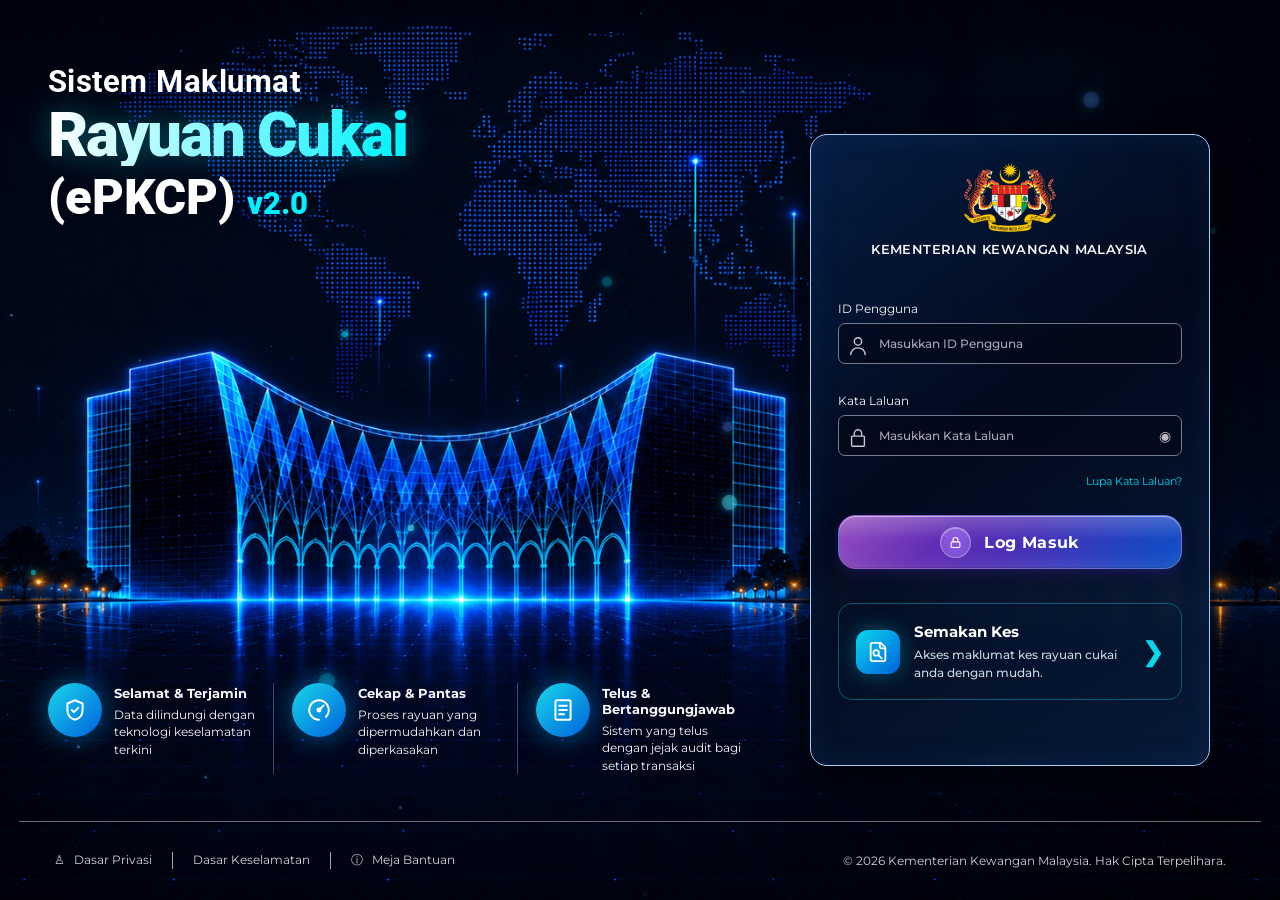
<file: index.html>
<!doctype html>
<html lang="ms" style="color-scheme: dark;">
<head>
  <meta charset="utf-8">
  <meta name="viewport" content="width=device-width,initial-scale=1">
  <meta name="theme-color" content="#020b1d">
  <title>Sistem Maklumat Rayuan Cukai (ePKCP) v2.0</title>
  <link rel="preconnect" href="https://fonts.googleapis.com">
  <link rel="preconnect" href="https://fonts.gstatic.com" crossorigin>
  <link href="https://fonts.googleapis.com/css2?family=Montserrat:wght@400;500;600;700&family=Roboto:wght@400;500;700;900&display=swap" rel="stylesheet">
  <link rel="stylesheet" href="css/style.css">
  <link rel="stylesheet" href="css/animation.css">
  <link rel="stylesheet" href="css/responsive.css">
  <link rel="stylesheet" href="css/particles.css">
  <link rel="stylesheet" href="css/semakan-modal.css">
</head>
<body>
  <main class="page-shell">
    <div id="particles-glow" class="particles-layer" aria-hidden="true"></div>
    <div id="particles-network" class="particles-layer" aria-hidden="true"></div>
    <div class="aurora"></div><div class="stars"></div><div class="data-lines"></div>

    <section class="hero" aria-labelledby="page-title">
      <div class="world-map" aria-hidden="true"></div>
      <div class="title-block">
        <p>Sistem Maklumat</p>
        <h1 id="page-title">Rayuan Cukai</h1>
        <h2>(ePKCP) <span>v2.0</span></h2>
      </div>
      <img class="building" src="assets/svg/wireframe-building.svg" alt="Ilustrasi bangunan digital">
      <section class="benefits" aria-label="Kelebihan sistem">
        <article><span class="round-icon"><svg viewBox="0 0 24 24"><path d="M12 3l7 3v6c0 5-3.5 8-7 9-3.5-1-7-4-7-9V6l7-3z"/><path d="M9 12l2 2 4-4"/></svg></span><div><h3>Selamat &amp; Terjamin</h3><p>Data dilindungi dengan teknologi keselamatan terkini</p></div></article>
        <article><span class="round-icon"><svg viewBox="0 0 24 24"><path d="M12 21a9 9 0 1 1 6.36-2.64"/><path d="M12 12l4.24-4.24"/><circle cx="12" cy="12" r="1.4" fill="#fff" stroke="#fff"/></svg></span><div><h3>Cekap &amp; Pantas</h3><p>Proses rayuan yang dipermudahkan dan diperkasakan</p></div></article>
        <article><span class="round-icon"><svg viewBox="0 0 24 24"><rect x="5" y="3" width="14" height="18" rx="1.5"/><path d="M8.5 8h7M8.5 12h7M8.5 16h4.5"/></svg></span><div><h3>Telus &amp; Bertanggungjawab</h3><p>Sistem yang telus dengan jejak audit bagi setiap transaksi</p></div></article>
      </section>
    </section>

    <aside class="login-card" aria-label="Log masuk ePKCP">
      <div class="card-brand">
        <img class="crest" src="assets/svg/jata-negara.svg" alt="Jata Negara Malaysia">
        <span>KEMENTERIAN KEWANGAN MALAYSIA</span>
      </div>
      <form id="login-form" novalidate>
        <label for="user">ID Pengguna</label>
        <div class="input-wrap"><span class="field-icon"><svg viewBox="0 0 24 24"><circle cx="12" cy="7" r="4"/><path d="M4 22c.5-5 3-8 8-8s7.5 3 8 8"/></svg></span><input id="user" type="text" placeholder="Masukkan ID Pengguna" autocomplete="username"></div>
        <label for="password">Kata Laluan</label>
        <div class="input-wrap"><span class="field-icon"><svg viewBox="0 0 24 24"><rect x="5" y="10" width="14" height="11" rx="1"/><path d="M8 10V7a4 4 0 0 1 8 0v3"/></svg></span><input id="password" type="password" placeholder="Masukkan Kata Laluan" autocomplete="current-password"><button class="eye" type="button" aria-label="Papar kata laluan">◉</button></div>
        <a href="#" class="forgot">Lupa Kata Laluan?</a>
        <button class="submit" type="submit"><span class="submit-icon"><svg viewBox="0 0 24 24"><rect x="5" y="11" width="14" height="9" rx="2"/><path d="M8 11V8a4 4 0 0 1 8 0v3"/></svg></span>Log Masuk</button>
      </form>
      <button type="button" class="check-status" id="open-semakan-modal" aria-haspopup="dialog" aria-controls="semakan-modal"><span class="doc"><svg viewBox="0 0 24 24" fill="none" stroke="currentColor" stroke-width="2" stroke-linecap="round" stroke-linejoin="round"><path d="M15 2H6a2 2 0 0 0-2 2v16a2 2 0 0 0 2 2h12a2 2 0 0 0 2-2V7Z"/><path d="M14 2v4a2 2 0 0 0 2 2h4"/><circle cx="10" cy="13" r="3"/><path d="m16 19-3-3"/></svg></span><span><strong>Semakan Kes</strong><small>Akses maklumat kes rayuan cukai anda dengan mudah.</small></span><b>❯</b></button>
    </aside>

    <footer><nav><a href="#">♙ &nbsp; Dasar Privasi</a><a href="#">Dasar Keselamatan</a><a href="#">ⓘ &nbsp; Meja Bantuan</a></nav><span>© 2026 Kementerian Kewangan Malaysia. Hak Cipta Terpelihara.</span></footer>
  </main>

  <div class="modal-overlay" id="semakan-modal" aria-hidden="true">
    <div class="modal-backdrop"></div>
    <div class="modal-dialog" role="dialog" aria-modal="true" aria-labelledby="semakan-modal-title">
      <button type="button" class="modal-close" data-modal-close aria-label="Tutup">
        <svg viewBox="0 0 24 24"><path d="M6 6l12 12M18 6L6 18"/></svg>
      </button>
      <div class="modal-scroll">
        <div class="modal-head">
          <span class="modal-head-icon"><svg viewBox="0 0 24 24" fill="none" stroke="currentColor" stroke-width="2" stroke-linecap="round" stroke-linejoin="round"><path d="M15 2H6a2 2 0 0 0-2 2v16a2 2 0 0 0 2 2h12a2 2 0 0 0 2-2V7Z"/><path d="M14 2v4a2 2 0 0 0 2 2h4"/><circle cx="10" cy="13" r="3"/><path d="m16 19-3-3"/></svg></span>
          <div>
            <h2 id="semakan-modal-title">Semakan Kes</h2>
            <p>Semak status permohonan rayuan cukai anda dengan mudah dan pantas.</p>
          </div>
        </div>

        <div class="modal-body">
          <form id="semakan-form" novalidate>
            <label for="jenis">Jenis Permohonan <span class="req">*</span></label>
            <div class="select-wrap">
              <select id="jenis" name="jenis" required>
                <option value="" disabled selected>Sila Pilih</option>
                <option value="Q">Baharu (Borang Q)</option>
                <option value="N">Pelanjutan Tempoh (Borang N)</option>
                <option value="R">Borang Relief</option>
              </select>
              <svg class="select-chevron" viewBox="0 0 24 24"><path d="M6 9l6 6 6-6"/></svg>
            </div>

            <label for="no-cukai">No. Cukai <span class="req">*</span></label>
            <div class="input-wrap">
              <span class="field-icon"><svg viewBox="0 0 24 24"><rect x="4" y="3" width="16" height="18" rx="2"/><path d="M8 8h8M8 12h8M8 16h5"/></svg></span>
              <input id="no-cukai" name="no-cukai" type="text" placeholder="Masukkan No. Cukai" autocomplete="off" required>
            </div>
            <p class="field-hint">Contoh: SG4xxxxxxx / MOF.PKCP.xxxxxxxxxx</p>

            <div class="pin-field" id="pin-field">
              <label for="no-pin">No. PIN <span class="req">*</span></label>
              <div class="input-wrap">
                <span class="field-icon"><svg viewBox="0 0 24 24"><rect x="5" y="10" width="14" height="11" rx="1"/><path d="M8 10V7a4 4 0 0 1 8 0v3"/></svg></span>
                <input id="no-pin" name="no-pin" type="text" placeholder="Masukkan No. PIN" autocomplete="off">
              </div>
            </div>

            <div class="semakan-actions">
              <button type="submit" class="submit btn-search">
                <span class="submit-icon"><svg viewBox="0 0 24 24"><circle cx="11" cy="11" r="7"/><path d="M21 21l-4.3-4.3"/></svg></span>
                Cari
              </button>
              <button type="reset" class="btn-reset">
                <svg viewBox="0 0 24 24"><path d="M3 12a9 9 0 1 1 3 6.7"/><path d="M3 21v-6h6"/></svg>
                Set Semula
              </button>
            </div>
          </form>

          <div class="semakan-results">
            <div class="semakan-card-head">
                <div class="semakan-card-title">
                    <span class="semakan-card-icon">
                        <svg viewBox="0 0 24 24" fill="none" stroke="currentColor" stroke-width="2" stroke-linecap="round" stroke-linejoin="round"><path d="M14.5 2H6a2 2 0 0 0-2 2v16a2 2 0 0 0 2 2h12a2 2 0 0 0 2-2V7.5L14.5 2z"/><polyline points="14 2 14 8 20 8"/><path d="m9 15 2 2 4-4"/></svg>
                    </span>

                    <div>
                        <h3>Maklumat Kes</h3>
                        <small>Status Semakan Rayuan</small>
                    </div>
                </div>

                <div class="card-head-actions">
                    <button type="button" class="card-action-btn" id="print-pdf-btn" hidden>
                        <svg class="card-action-icon" viewBox="0 0 24 24" fill="none" stroke="currentColor" stroke-width="2" stroke-linecap="round" stroke-linejoin="round">
                            <path d="M6 9V2h9l3 3v4"/><path d="M6 18H4a2 2 0 0 1-2-2v-5a2 2 0 0 1 2-2h16a2 2 0 0 1 2 2v5a2 2 0 0 1-2 2h-2"/>
                            <path d="M6 14h12v8H6z"/>
                        </svg>
                        <span class="card-action-label">Cetak PDF</span>
                    </button>

                    <button type="button" class="card-action-btn icon-only-btn expand-toggle" id="expand-toggle"
                        aria-pressed="false"
                        aria-label="Maksimumkan paparan"
                        data-tooltip="Maksimumkan paparan"
                        hidden>
                        <svg class="card-action-icon icon-plus" viewBox="0 0 24 24" fill="none" stroke="currentColor" stroke-width="2.4" stroke-linecap="round" stroke-linejoin="round">
                            <path d="M12 5v14M5 12h14"/>
                        </svg>
                        <svg class="card-action-icon icon-minus" viewBox="0 0 24 24" fill="none" stroke="currentColor" stroke-width="2.4" stroke-linecap="round" stroke-linejoin="round">
                            <path d="M5 12h14"/>
                        </svg>
                    </button>
                </div>
            </div>
            <div id="results-body"
                class="results-state"
                role="status"
                aria-live="polite">
            </div>

            <template id="tpl-empty-result">
                <svg viewBox="0 0 24 24" fill="none" stroke="currentColor" stroke-width="1.5" stroke-linecap="round" stroke-linejoin="round"><path d="M15 2H6a2 2 0 0 0-2 2v16a2 2 0 0 0 2 2h12a2 2 0 0 0 2-2V7Z"/><path d="M14 2v4a2 2 0 0 0 2 2h4"/><path d="M9.1 11.8c.2-.5.7-.8 1.3-.8.7 0 1.2.5 1.2 1.1 0 .4-.2.7-.5.9L10 14v1"/><path d="M10 18h.01"/></svg>
                <p>Tiada Rekod</p>
                <small>
                    Sila lengkapkan borang semakan bagi melihat maklumat kes.
                </small>
            </template>
          </div>
        </div>
      </div>
    </div>
  </div>

  <!-- Populated by js/semakan-modal.js just before window.print() and left
       empty otherwise; only rendered on screen via the @media print rule
       in css/semakan-modal.css, so it never shows up in the normal UI. -->
  <div id="print-area" aria-hidden="true"></div>

  <script src="js/vendor/particles.min.js"></script>
  <script src="js/particles-config.js"></script>
  <script src="js/app.js"></script>
  <script src="js/semakan-modal.js"></script>
</body>
</html>
</file>
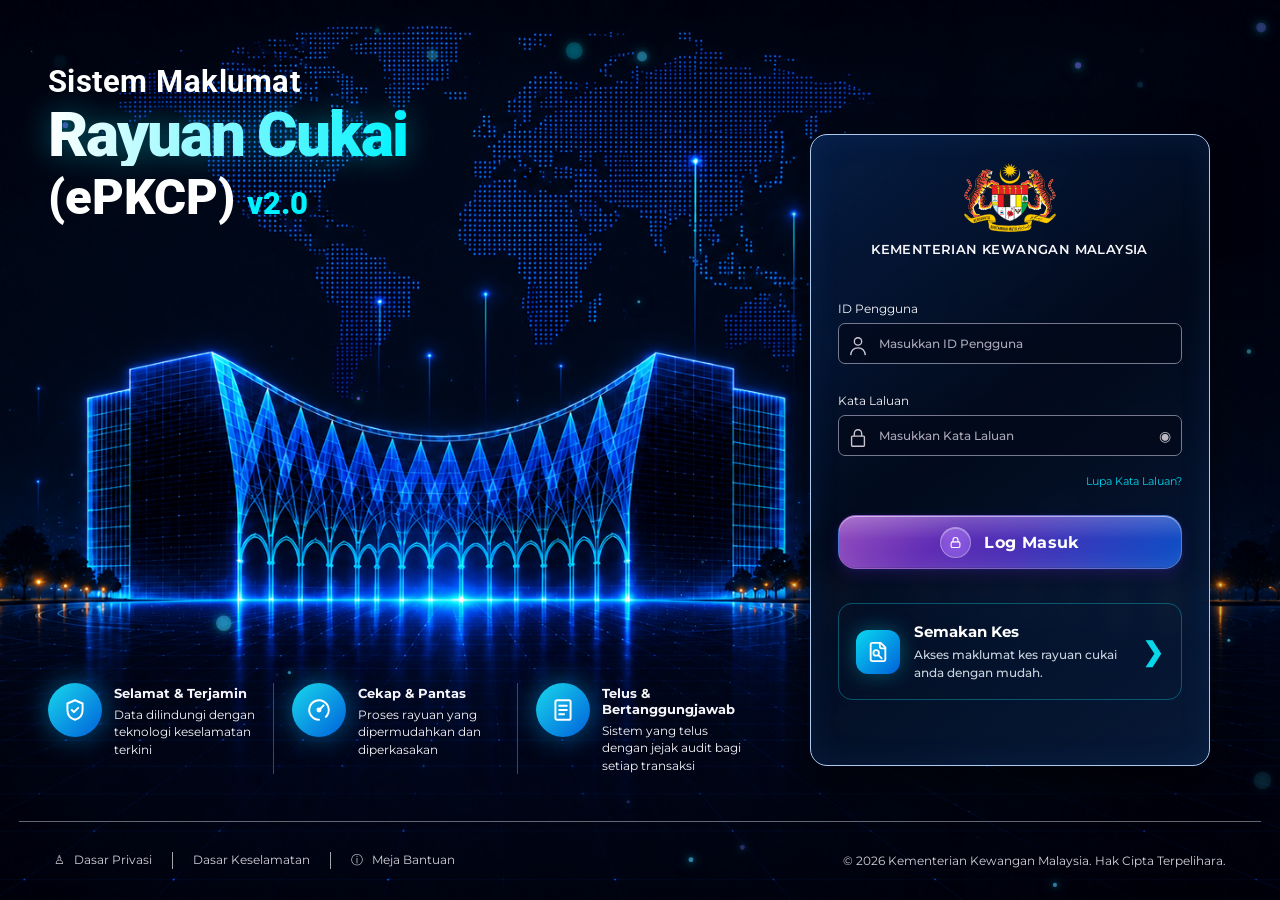
<file: ePKCP-v2/index.html>
<!doctype html>
<html lang="ms" style="color-scheme: dark;">
<head>
  <meta charset="utf-8">
  <meta name="viewport" content="width=device-width,initial-scale=1">
  <meta name="theme-color" content="#020b1d">
  <title>Sistem Maklumat Rayuan Cukai (ePKCP) v2.0</title>
  <link rel="preconnect" href="https://fonts.googleapis.com">
  <link rel="preconnect" href="https://fonts.gstatic.com" crossorigin>
  <link href="https://fonts.googleapis.com/css2?family=Montserrat:wght@400;500;600;700&family=Roboto:wght@400;500;700;900&display=swap" rel="stylesheet">
  <link rel="stylesheet" href="css/style.css">
  <link rel="stylesheet" href="css/animation.css">
  <link rel="stylesheet" href="css/responsive.css">
  <link rel="stylesheet" href="css/particles.css">
  <link rel="stylesheet" href="css/semakan-modal.css">
</head>
<body>
  <main class="page-shell">
    <div id="particles-glow" class="particles-layer" aria-hidden="true"></div>
    <div id="particles-network" class="particles-layer" aria-hidden="true"></div>
    <div class="aurora"></div><div class="stars"></div><div class="data-lines"></div>

    <section class="hero" aria-labelledby="page-title">
      <div class="world-map" aria-hidden="true"></div>
      <div class="title-block">
        <p>Sistem Maklumat</p>
        <h1 id="page-title">Rayuan Cukai</h1>
        <h2>(ePKCP) <span>v2.0</span></h2>
      </div>
      <img class="building" src="assets/svg/wireframe-building.svg" alt="Ilustrasi bangunan digital">
      <section class="benefits" aria-label="Kelebihan sistem">
        <article><span class="round-icon"><svg viewBox="0 0 24 24"><path d="M12 3l7 3v6c0 5-3.5 8-7 9-3.5-1-7-4-7-9V6l7-3z"/><path d="M9 12l2 2 4-4"/></svg></span><div><h3>Selamat &amp; Terjamin</h3><p>Data dilindungi dengan teknologi keselamatan terkini</p></div></article>
        <article><span class="round-icon"><svg viewBox="0 0 24 24"><path d="M12 21a9 9 0 1 1 6.36-2.64"/><path d="M12 12l4.24-4.24"/><circle cx="12" cy="12" r="1.4" fill="#fff" stroke="#fff"/></svg></span><div><h3>Cekap &amp; Pantas</h3><p>Proses rayuan yang dipermudahkan dan diperkasakan</p></div></article>
        <article><span class="round-icon"><svg viewBox="0 0 24 24"><rect x="5" y="3" width="14" height="18" rx="1.5"/><path d="M8.5 8h7M8.5 12h7M8.5 16h4.5"/></svg></span><div><h3>Telus &amp; Bertanggungjawab</h3><p>Sistem yang telus dengan jejak audit bagi setiap transaksi</p></div></article>
      </section>
    </section>

    <aside class="login-card" aria-label="Log masuk ePKCP">
      <div class="card-brand">
        <img class="crest" src="assets/svg/jata-negara.svg" alt="Jata Negara Malaysia">
        <span>KEMENTERIAN KEWANGAN MALAYSIA</span>
      </div>
      <form id="login-form" novalidate>
        <label for="user">ID Pengguna</label>
        <div class="input-wrap"><span class="field-icon"><svg viewBox="0 0 24 24"><circle cx="12" cy="7" r="4"/><path d="M4 22c.5-5 3-8 8-8s7.5 3 8 8"/></svg></span><input id="user" type="text" placeholder="Masukkan ID Pengguna" autocomplete="username"></div>
        <label for="password">Kata Laluan</label>
        <div class="input-wrap"><span class="field-icon"><svg viewBox="0 0 24 24"><rect x="5" y="10" width="14" height="11" rx="1"/><path d="M8 10V7a4 4 0 0 1 8 0v3"/></svg></span><input id="password" type="password" placeholder="Masukkan Kata Laluan" autocomplete="current-password"><button class="eye" type="button" aria-label="Papar kata laluan">◉</button></div>
        <a href="#" class="forgot">Lupa Kata Laluan?</a>
        <button class="submit" type="submit"><span class="submit-icon"><svg viewBox="0 0 24 24"><rect x="5" y="11" width="14" height="9" rx="2"/><path d="M8 11V8a4 4 0 0 1 8 0v3"/></svg></span>Log Masuk</button>
      </form>
      <button type="button" class="check-status" id="open-semakan-modal" aria-haspopup="dialog" aria-controls="semakan-modal"><span class="doc"><svg viewBox="0 0 24 24" fill="none" stroke="currentColor" stroke-width="2" stroke-linecap="round" stroke-linejoin="round"><path d="M15 2H6a2 2 0 0 0-2 2v16a2 2 0 0 0 2 2h12a2 2 0 0 0 2-2V7Z"/><path d="M14 2v4a2 2 0 0 0 2 2h4"/><circle cx="10" cy="13" r="3"/><path d="m16 19-3-3"/></svg></span><span><strong>Semakan Kes</strong><small>Akses maklumat kes rayuan cukai anda dengan mudah.</small></span><b>❯</b></button>
    </aside>

    <footer><nav><a href="#">♙ &nbsp; Dasar Privasi</a><a href="#">Dasar Keselamatan</a><a href="#">ⓘ &nbsp; Meja Bantuan</a></nav><span>© 2026 Kementerian Kewangan Malaysia. Hak Cipta Terpelihara.</span></footer>
  </main>

  <div class="modal-overlay" id="semakan-modal" aria-hidden="true">
    <div class="modal-backdrop"></div>
    <div class="modal-dialog" role="dialog" aria-modal="true" aria-labelledby="semakan-modal-title">
      <button type="button" class="modal-close" data-modal-close aria-label="Tutup">
        <svg viewBox="0 0 24 24"><path d="M6 6l12 12M18 6L6 18"/></svg>
      </button>
      <div class="modal-scroll">
        <div class="modal-head">
          <span class="modal-head-icon"><svg viewBox="0 0 24 24" fill="none" stroke="currentColor" stroke-width="2" stroke-linecap="round" stroke-linejoin="round"><path d="M15 2H6a2 2 0 0 0-2 2v16a2 2 0 0 0 2 2h12a2 2 0 0 0 2-2V7Z"/><path d="M14 2v4a2 2 0 0 0 2 2h4"/><circle cx="10" cy="13" r="3"/><path d="m16 19-3-3"/></svg></span>
          <div>
            <h2 id="semakan-modal-title">Semakan Kes</h2>
            <p>Semak status permohonan rayuan cukai anda dengan mudah dan pantas.</p>
          </div>
        </div>

        <div class="modal-body">
          <form id="semakan-form" novalidate>
            <label for="jenis">Jenis Permohonan <span class="req">*</span></label>
            <div class="select-wrap">
              <select id="jenis" name="jenis" required>
                <option value="" disabled selected>Sila Pilih</option>
                <option value="Q">Baharu (Borang Q)</option>
                <option value="N">Pelanjutan Tempoh (Borang N)</option>
                <option value="R">Borang Relief</option>
              </select>
              <svg class="select-chevron" viewBox="0 0 24 24"><path d="M6 9l6 6 6-6"/></svg>
            </div>

            <label for="no-cukai">No. Cukai <span class="req">*</span></label>
            <div class="input-wrap">
              <span class="field-icon"><svg viewBox="0 0 24 24"><rect x="4" y="3" width="16" height="18" rx="2"/><path d="M8 8h8M8 12h8M8 16h5"/></svg></span>
              <input id="no-cukai" name="no-cukai" type="text" placeholder="Masukkan No. Cukai" autocomplete="off" required>
            </div>
            <p class="field-hint">Contoh: SG4xxxxxxx / MOF.PKCP.xxxxxxxxxx</p>

            <div class="pin-field" id="pin-field">
              <label for="no-pin">No. PIN <span class="req">*</span></label>
              <div class="input-wrap">
                <span class="field-icon"><svg viewBox="0 0 24 24"><rect x="5" y="10" width="14" height="11" rx="1"/><path d="M8 10V7a4 4 0 0 1 8 0v3"/></svg></span>
                <input id="no-pin" name="no-pin" type="text" placeholder="Masukkan No. PIN" autocomplete="off">
              </div>
            </div>

            <div class="semakan-actions">
              <button type="submit" class="submit btn-search">
                <span class="submit-icon"><svg viewBox="0 0 24 24"><circle cx="11" cy="11" r="7"/><path d="M21 21l-4.3-4.3"/></svg></span>
                Cari
              </button>
              <button type="reset" class="btn-reset">
                <svg viewBox="0 0 24 24"><path d="M3 12a9 9 0 1 1 3 6.7"/><path d="M3 21v-6h6"/></svg>
                Set Semula
              </button>
            </div>
          </form>

          <div class="semakan-results">
            <div class="semakan-card-head">
                <span class="semakan-card-icon">
                    <svg viewBox="0 0 24 24" fill="none" stroke="currentColor" stroke-width="2" stroke-linecap="round" stroke-linejoin="round"><path d="M14.5 2H6a2 2 0 0 0-2 2v16a2 2 0 0 0 2 2h12a2 2 0 0 0 2-2V7.5L14.5 2z"/><polyline points="14 2 14 8 20 8"/><path d="m9 15 2 2 4-4"/></svg>
                </span>

                <div>
                    <h3>Maklumat Kes</h3>
                    <small>Status Semakan Rayuan</small>
                </div>
            </div>
            <div id="results-body"
                class="results-state"
                role="status"
                aria-live="polite">
            </div>

            <template id="tpl-empty-result">
                <svg viewBox="0 0 24 24" fill="none" stroke="currentColor" stroke-width="1.5" stroke-linecap="round" stroke-linejoin="round"><path d="M15 2H6a2 2 0 0 0-2 2v16a2 2 0 0 0 2 2h12a2 2 0 0 0 2-2V7Z"/><path d="M14 2v4a2 2 0 0 0 2 2h4"/><path d="M9.1 11.8c.2-.5.7-.8 1.3-.8.7 0 1.2.5 1.2 1.1 0 .4-.2.7-.5.9L10 14v1"/><path d="M10 18h.01"/></svg>
                <p>Tiada Rekod</p>
                <small>
                    Sila lengkapkan borang semakan bagi melihat maklumat kes.
                </small>
            </template>
          </div>
        </div>
      </div>
    </div>
  </div>

  <script src="js/vendor/particles.min.js"></script>
  <script src="js/particles-config.js"></script>
  <script src="js/app.js"></script>
  <script src="js/semakan-modal.js"></script>
</body>
</html>
</file>
<file: css/style.css>
:root {
  color-scheme: dark;
  --cyan:#08d9ef;
  --blue:#0753e9;
  --ink:#020b1d;
  --text:#f7f6fa;
}

* {
  box-sizing:border-box;
}

html,
body {
  margin:0;
  height:100%;
  overflow:hidden;
  font-family:Montserrat,Arial,sans-serif;
  color:var(--text);
  background:#020a1c;
}

.page-shell {
  height:100vh;
  height:100dvh;
  position:relative;
  isolation:isolate;
  overflow:hidden;
  background:#020a1c url('../assets/images/epkcp-background.png') center/cover no-repeat;
}

.aurora,
.stars,
.data-lines,
.page-shell:after,
.world-map,
.building {
  display:none;
}

.crest {
  width:110px;
  height:80px;
  object-fit:contain;
}

.hero {
  width:62%;
  height:100vh;
  position:relative;
}

.world-map {
  position:absolute;
  left:21%;
  top:8%;
  width:78%;
  height:51%;
  opacity:.68;
  background-image:radial-gradient(circle,#0878ed 1.5px,transparent 1.8px);
  background-size:8px 8px;
  clip-path:polygon(0 22%,10% 16%,20% 8%,30% 1%,43% 6%,50% 18%,57% 16%,65% 24%,80% 20%,92% 29%,98% 46%,94% 61%,81% 58%,72% 65%,58% 57%,47% 66%,37% 60%,31% 75%,20% 70%,15% 87%,6% 77%);
  filter:drop-shadow(0 0 8px #0f62db);
}

.title-block {
  position:absolute;
  z-index:1;
  left:6%;
  top:7%;
}

.title-block p {
  margin: 0 0 4px;
  font-family: 'Roboto', sans-serif;
  color: #ffffff;
  font-size: 31px;
  font-weight: 700;
  letter-spacing: 0.5px;
}

.title-block h1 {
  font-family: 'Roboto', sans-serif;
  font-size: 78px;
  letter-spacing: -2px;
  line-height: 1;
  margin: 0;
  font-weight: 900;
  background: linear-gradient(90deg, #ffffff 0%, #00f2fe 100%);
  -webkit-background-clip: text;
  -webkit-text-fill-color: transparent;
  filter: drop-shadow(0 0 15px rgba(0, 242, 254, 0.35));
}

.title-block h2 {
  margin: 6px 0 17px;
  font-family: 'Roboto', sans-serif;
  font-size: 61px;
  font-weight: 900;
  color: #ffffff;
  line-height: 1.08;
}

.title-block h2 span {
  font-family: 'Roboto', sans-serif;
  font-size: 39px;
  font-weight: 900;
  color: #00f2fe;
}

.building {
  position:absolute;
  z-index:1;
  left:5%;
  width:92%;
  bottom:28%;
  filter:drop-shadow(0 10px 20px #006cff);
}

.benefits {
  position:absolute;
  bottom:13.8%;
  left:6.5%;
  right:2%;
  display:flex;
  gap:27px;
  z-index:2;
}

.benefits article {
  flex:1;
  display:flex;
  gap:15px;
  padding-right:20px;
  border-right:1px solid #7695bd77;
}

.benefits article:last-child {
  border:0;
}

.round-icon {
  flex:0 0 67px;
  height:67px;
  border-radius:50%;
  display:grid;
  place-items:center;
  background:linear-gradient(135deg,#18d9ec,#0060db);
  box-shadow:0 0 28px #00a6ff88;
}

.round-icon svg {
  width:32px;
  height:32px;
  stroke:#fff;
  fill:none;
  stroke-width:1.8;
  stroke-linecap:round;
  stroke-linejoin:round;
}

.benefits h3 {
  font-size:16px;
  margin:3px 0 7px;
}

.benefits p {
  font-size:15px;
  line-height:1.65;
  margin:0;
  max-width:180px;
}

.login-card {
  position:absolute;
  right:5.5%;
  top:50%;
  transform:translateY(-50%);
  width:min(31%,500px);
  min-height:79%;
  padding:35px 34px 28px;
  border:1px solid #adcaee;
  border-radius:21px;
  background:linear-gradient(145deg,#08285aa8,#020b1de6 45%,#092246ba);
  box-shadow:inset 0 0 30px #2563b422,0 18px 45px #0008;
  backdrop-filter:blur(12px);
  text-align:center;
}

.card-brand {
  display:flex;
  flex-direction:column;
  align-items:center;
  gap:9px;
  margin:0 0 60px;
}

.card-brand .crest {
  width:120px;
  height:87px;
}

.card-brand span {
  font-weight:600;
  font-size:15px;
  letter-spacing:.4px;
}

.login-card form {
  text-align:left;
}

.login-card label {
  display:block;
  font-size:15px;
  margin:0 0 9px;
}

.input-wrap {
  height:51px;
  display:flex;
  align-items:center;
  border:1px solid #777990;
  border-radius:9px;
  margin:0 0 37px;
  color:#bebacc;
  background:#020919a0;
}

.input-wrap span {
  font-size:24px;
  width:48px;
  text-align:center;
}

.input-wrap input {
  min-width:0;
  flex:1;
  border:0;
  outline:0;
  background:transparent;
  color:#fff;
  font:500 14px Montserrat;
}

.input-wrap input::placeholder {
  color:#aaa7b7;
}

.eye {
  border:0;
  background:none;
  color:#bcb9c4;
  font-size:18px;
  padding:14px;
  cursor:pointer;
}

.forgot {
  display:block;
  color:#04d4ed;
  text-align:right;
  font-size:14px;
  text-decoration:none;
  margin:-14px 0 34px;
}

.submit {
  position:relative;
  isolation:isolate;
  overflow:hidden;
  width:100%;
  height:67px;
  border:1px solid #ffffff40;
  border-radius:18px;
  background:linear-gradient(120deg,#9a2fd6cc,#6a3ef0b3 52%,#0d5eeacc);
  backdrop-filter:blur(18px) saturate(160%);
  -webkit-backdrop-filter:blur(18px) saturate(160%);
  box-shadow:0 6px 14px #6a1fc633,0 1px 5px #0d5eea22,inset 0 1px 0 #ffffff80,inset 0 -14px 22px -14px #ffffff26,inset 0 -1px 0 #00000026;
  color:#fff;
  font:700 19px Montserrat;
  letter-spacing:.4px;
  cursor:pointer;
  display:flex;
  align-items:center;
  justify-content:center;
  gap:16px;
}

.submit:before {
  content:"";
  position:absolute;
  z-index:-1;
  top:-70%;
  left:-15%;
  width:55%;
  height:260%;
  background:linear-gradient(120deg,#ffffff59,#ffffff00 65%);
  transform:rotate(20deg);
  pointer-events:none;
}

.submit:after {
  content:"";
  position:absolute;
  z-index:-1;
  inset:0;
  background:linear-gradient(180deg,#ffffff33,transparent 45%);
  pointer-events:none;
}

.submit-icon {
  position:relative;
  flex:0 0 36px;
  width:36px;
  height:36px;
  border-radius:50%;
  background:#ffffff26;
  backdrop-filter:blur(6px);
  border:1px solid #ffffff52;
  box-shadow:inset 0 1px 0 #ffffff59;
  display:grid;
  place-items:center;
}

.submit-icon svg {
  width:17px;
  height:17px;
  stroke:#fff;
  fill:none;
  stroke-width:1.8;
  stroke-linecap:round;
  stroke-linejoin:round;
}

.check-status {
  margin-top:44px;
  min-height:121px;
  border:1px solid rgba(8, 217, 239, 0.35);
  background: rgba(255, 255, 255, 0.02);
  border-radius:14px;
  text-decoration:none;
  color:#fff;
  display:flex;
  align-items:center;
  gap:18px;
  text-align:left;
  padding:18px 21px;
  transition: all 0.3s cubic-bezier(0.25, 0.8, 0.25, 1);
  cursor: pointer;
}

.check-status:hover {
  border-color: #08d9ef;
  box-shadow: 
    0 12px 30px rgba(8, 217, 239, 0.25), 
    inset 0 0 15px rgba(8, 217, 239, 0.1);
}

.doc {
  flex:0 0 52px;
  height:52px;
  border-radius:12px;
  background:linear-gradient(135deg,#08d9ef,#0060db);
  box-shadow:0 0 20px rgba(8, 217, 239, 0.35);
  display:grid;
  place-items:center;
}

.check-status:hover .doc {
  box-shadow: 0 0 25px rgba(8, 217, 239, 0.5);
}

.doc svg {
  width:26px;
  height:26px;
  stroke:#fff;
  fill:none;
  stroke-width:2;
  stroke-linecap:round;
  stroke-linejoin:round;
}

.check-status strong {
  display:block;
  font-size:19px;
  margin-bottom:5px;
  transition: color 0.3s ease;
}

.check-status:hover strong {
  color: #08d9ef;
}

.check-status small {
  font-size:13px;
  line-height:1.4;
  display:block;
  color: #94a3b8;
  transition: color 0.3s ease;
}

.check-status:hover small {
  color: #e2e8f0;
}

.check-status>b {
  margin-left:auto;
  color:#09d8eb;
  font-size:34px;
  letter-spacing:-11px;
  padding-right:11px;
  transition: color 0.3s ease;
}

.check-status:hover>b {
  color: #fff;
}

footer {
  position:absolute;
  bottom:3.4%;
  left:1.5%;
  right:1.5%;
  padding:30px 2.7% 0;
  border-top:1px solid #c8ccd080;
  display:flex;
  justify-content:space-between;
  align-items:center;
  font-size:14px;
  color:#d4d1da;
}

footer nav {
  display:flex;
  gap:0;
}

footer a {
  color:inherit;
  text-decoration:none;
  padding:0 20px;
  border-right:1px solid #a7a5ac;
}

footer a:first-child {
  padding-left:0;
}

footer a:last-child {
  border:0;
}

footer>span {
  white-space:nowrap;
}

:root .field-icon svg {
  width:22px;
  height:22px;
  stroke:#cac5d1;
  stroke-width:1.5;
  fill:none;
  vertical-align:middle;
}
</file>
<file: css/animation.css>
@keyframes pulse{50%{filter:drop-shadow(0 0 26px #00c8ff)}}.building{animation:pulse 3s ease-in-out infinite}.submit,.check-status{transition:transform .2s,box-shadow .2s}.submit:hover{transform:translateY(-2px);box-shadow:0 8px 18px #8a2fe045,0 2px 8px #0d5eea2e}.check-status:hover{transform:translateY(-2px);box-shadow:0 0 25px #00e1f555}.input-wrap:focus-within{border-color:#09dced;box-shadow:0 0 14px #00d9ee44}
</file>
<file: css/responsive.css>
@media(max-width:1250px){.login-card{right:3%;width:34%}.hero{width:61%}.title-block h1{font-size:61px}.title-block h2{font-size:49px}.benefits{left:4%;gap:14px}.benefits article{gap:10px}.benefits p{font-size:12px}.round-icon{flex-basis:55px;height:55px}.round-icon svg{width:27px;height:27px}footer{font-size:11px}}
@media(max-width:900px){.page-shell{display:flex;flex-direction:column;padding:2.5dvh 0 1.5dvh}.hero{width:100%;height:19dvh;flex:0 0 auto}.login-card{position:relative;inset:auto;transform:none;margin:auto;width:min(92%,460px);min-height:0;max-height:78dvh;flex:0 0 auto;overflow:auto;padding:3dvh 26px 2dvh}.title-block{top:8%;left:8%}.title-block p{font-size:22px}.title-block h1{font-size:46px}.title-block h2{font-size:36px}.title-block h2 span{font-size:24px}.benefits{display:none}footer{position:relative;inset:auto;flex-direction:column;gap:8px;margin:0 25px;padding:10px 2.7% 0;flex:0 0 auto}.world-map{left:10%;width:85%}.card-brand{margin-bottom:38px}.card-brand .crest{width:72px;height:52px}.card-brand span{font-size:12px}.login-card label{font-size:12px;margin-bottom:5px}.input-wrap{height:42px;margin-bottom:14px}.forgot{font-size:12px;margin:-8px 0 14px}.submit{height:50px;font-size:16px;padding:0 18px;gap:12px}.submit-icon{flex-basis:28px;width:28px;height:28px}.submit-icon svg{width:13px;height:13px}.check-status{margin-top:22px;min-height:70px;padding:12px 14px;gap:12px}.doc{flex-basis:40px;height:40px}.doc svg{width:20px;height:20px}.check-status strong{font-size:14px;margin-bottom:2px}.check-status small{font-size:11px}}
@media(max-width:560px){.card-brand .crest{width:58px;height:42px}.card-brand span{font-size:10.5px}.hero{height:16dvh}.title-block{top:6%;left:7%}.title-block p{font-size:16px}.title-block h1{font-size:32px;letter-spacing:-2px}.title-block h2{font-size:26px}.title-block h2 span{font-size:17px}footer{font-size:10px;text-align:center}footer nav{flex-wrap:wrap;justify-content:center;gap:8px 10px}footer a,footer a:first-child{padding:0 8px}footer>span{font-size:10px}}
@media(min-width:901px){/* compact desktop canvas: keeps the complete login card inside short laptop viewports */.title-block h1{font-size:62px}.title-block h2{font-size:49px}.title-block h2 span{font-size:31px}.login-card{width:400px;min-height:0;height:min(632px,80vh);padding:28px 27px 22px;border-radius:17px}.card-brand{margin-bottom:44px}.card-brand .crest{width:95px;height:69px}.card-brand span{font-size:13px}.login-card label{font-size:12px;margin-bottom:7px}.input-wrap{height:41px;margin-bottom:29px;border-radius:7px}.input-wrap span{width:38px}.field-icon svg{width:18px;height:18px}.input-wrap input{font-size:12px}.eye{font-size:14px;padding:10px}.forgot{font-size:11px;margin:-11px 0 27px}.submit{height:54px;font-size:16px;padding:0 20px;gap:13px}.submit-icon{flex-basis:31px;width:31px;height:31px}.submit-icon svg{width:15px;height:15px}.check-status{margin-top:34px;min-height:97px;padding:14px 17px;gap:14px}.doc{flex-basis:44px;height:44px}.doc svg{width:22px;height:22px}.check-status strong{font-size:15px}.check-status small{font-size:10px}.check-status>b{font-size:26px;letter-spacing:-8px;padding-right:8px}.benefits{bottom:14%;left:6%;right:4%;gap:18px}.benefits article{gap:12px;padding-right:12px}.round-icon{flex-basis:54px;height:54px}.round-icon svg{width:26px;height:26px}.benefits h3{font-size:13px;margin:2px 0 5px}.benefits p{font-size:12px;line-height:1.45;max-width:145px}footer{font-size:12px}}
/* Everything below is scaled to fit inside one viewport (page-shell is
   height:100vh/100dvh with overflow:hidden) so the landing page never scrolls,
   at any window size. */
@media(min-width:901px) and (max-height:760px){.title-block{top:8%}.title-block p{font-size:24px}.title-block h1{font-size:46px}.title-block h2{font-size:36px;margin:2px 0 10px}.title-block h2 span{font-size:23px}.benefits{bottom:11%}.round-icon{flex-basis:42px;height:42px}.round-icon svg{width:22px;height:22px}.benefits h3{font-size:12px;margin:1px 0 3px}.benefits p{font-size:11px;line-height:1.3}.login-card{height:min(632px,74vh);padding:20px 24px 16px}.card-brand{margin-bottom:26px}.card-brand .crest{width:78px;height:57px}.input-wrap{height:36px;margin-bottom:16px}.forgot{margin:-8px 0 16px}.submit{height:44px;font-size:14px;padding:0 18px;gap:12px}.submit-icon{flex-basis:28px;width:28px;height:28px}.submit-icon svg{width:13px;height:13px}.check-status{margin-top:20px;min-height:70px;padding:10px 14px}.doc{flex-basis:38px;height:38px}.doc svg{width:19px;height:19px}footer{bottom:2%;padding-top:14px}}
</file>
<file: css/particles.css>
/* Particle background layers — purely decorative, sit behind all existing
   page content (z-index:0, same stacking level as .hero/.login-card/footer
   but earlier in DOM order so it paints first / lowest). Never intercepts
   clicks meant for the form or cards: the network layer only receives
   pointer events where nothing else is drawn on top of it, and the glow
   layer is non-interactive by design. */
.particles-layer {
  position: absolute;
  inset: 0;
  z-index: 0;
  width: 100%;
  height: 100%;
}

#particles-glow {
  pointer-events: none;
}

/* Glow so the bubbles read clearly against the busy background photo
   instead of blending into it — a plain flat dot at low opacity was nearly
   invisible over the photo's own detail. */
.particles-layer canvas {
  filter: drop-shadow(0 0 3px rgba(0, 229, 255, 0.85)) drop-shadow(0 0 7px rgba(0, 229, 255, 0.5));
}

/* Respect prefers-reduced-motion at the container level too, as a visual
   safety net independent of the JS-side check in particles-config.js. */
@media (prefers-reduced-motion: reduce) {
  .particles-layer canvas {
    animation: none !important;
  }
}

/* CSS-only fallback (activated by particles-config.js only if tsParticles
   fails to actually paint a canvas — see the watchdog in init()). Three
   layered dot fields drifting slowly at different scales/speeds, so the
   background still reads as a gentle connected-network glow even without
   the canvas engine. Same enterprise palette as the primary layers. */
.particles-layer.particles-fallback {
  background-image:
    radial-gradient(circle, rgba(0, 229, 255, 0.32) 1px, transparent 1.6px),
    radial-gradient(circle, rgba(110, 231, 255, 0.24) 1px, transparent 1.6px),
    radial-gradient(circle, rgba(139, 92, 246, 0.22) 1px, transparent 1.6px);
  background-size: 130px 130px, 190px 190px, 240px 240px;
  background-position: 0 0, 40px 80px, 100px 20px;
  animation: particles-fallback-drift 70s linear infinite;
}

@keyframes particles-fallback-drift {
  to {
    background-position: 130px 130px, -150px 270px, -140px -220px;
  }
}

@media (prefers-reduced-motion: reduce) {
  /* Slowed down, not frozen — this is decorative background motion, and a
     fully static page reads as "broken" rather than "accessible". Machines
     with Windows' "Animation effects" setting off report reduced-motion
     globally, so this path is common, not an edge case. */
  .particles-layer.particles-fallback {
    animation-duration: 200s;
  }
}
</file>
<file: css/semakan-modal.css>
/* Semakan Kes — modal dialog (opens over the landing page instead of
   navigating to a separate page). Reuses the landing page's shared
   foundation (css/style.css: variables, .input-wrap, .field-icon, .submit
   button) and only adds what's unique to this dialog: the overlay/backdrop,
   the dialog card itself, the custom select, the dynamic PIN field, and the
   search-result states. Nothing here touches the rest of index.html. */

/* GPU layer compositing to fix Chromium backdrop-filter repaint flashing on native dropdown select changes */
.modal-overlay,
.modal-backdrop,
.modal-dialog,
.select-wrap select {
  transform: translate3d(0, 0, 0);
  -webkit-backface-visibility: hidden;
  backface-visibility: hidden;
}

/* ---- overlay & backdrop --------------------------------------------- */
.modal-overlay {
  position: fixed;
  inset: 0;
  z-index: 60;
  display: flex;
  align-items: center;
  justify-content: center;
  padding: 24px;
  visibility: hidden;
  opacity: 0;
  transition: opacity .28s ease, visibility 0s linear .28s;
}

.modal-overlay.is-open {
  visibility: visible;
  opacity: 1;
  transition: opacity .28s ease;
}

.modal-backdrop {
  position: absolute;
  inset: 0;
  background: rgba(2, 9, 23, .74);
  backdrop-filter: blur(7px);
  -webkit-backdrop-filter: blur(7px);
}

/* ---- dialog card ------------------------------------------------------ */
/* Landscape layout: wide and short rather than tall and narrow, so the
   form (left) and Maklumat Kes (right) sit side by side and the dialog
   fits within one screen without scrolling on typical desktop sizes. */
.modal-dialog {
  position: relative;
  width: min(1100px, 94vw);
  /* As generous as the viewport allows — the default (non-expanded)
     two-column layout's content should essentially never hit this, so no
     vertical scrollbar shows up there. .is-expanded below overrides this
     with a deliberately *tighter* cap instead, since that's the one
     layout tall enough (form stacked above a full-width table) to
     actually need scrolling. */
  max-height: min(96vh, 900px);
  border-radius: 24px;
  background: linear-gradient(160deg,#0c2f68,#020b1d 55%,#0a2749);
  border: 1px solid #adcaee4d;
  box-shadow: 0 30px 80px #000a, inset 0 0 40px #2563b422;
  transform: translateY(26px) scale(.96);
  opacity: 0;
  transition: transform .34s cubic-bezier(.2,.8,.2,1), opacity .28s ease,
    width .36s cubic-bezier(.2,.8,.2,1), max-height .36s cubic-bezier(.2,.8,.2,1);
}

/* Expanded state — triggered by the results table's "Kembangkan" toggle.
   Widening the dialog alone still splits the extra space with the form
   column, which isn't enough for a 7-column table on common laptop
   widths — so expanding also drops the two-column split: form moves
   above, results/table take the dialog's full width underneath. That's
   what actually removes the table's horizontal scroll. */
.modal-dialog.is-expanded {
  width: min(1440px, 96vw);
  /* Deliberately tighter than the default max-height above — the stacked
     layout (form above a full-width table) is genuinely taller than this
     on any realistic screen, so the vertical scrollbar reliably shows up
     here and only here. */
  max-height: min(82vh, 740px);
}

.modal-dialog.is-expanded .modal-scroll {
  max-height: min(82vh, 740px);
}

.modal-dialog.is-expanded .modal-body {
  grid-template-columns: 1fr;
}

.modal-dialog.is-expanded .semakan-results {
  padding-left: 0;
  border-left: 0;
  padding-top: 28px;
  margin-top: 8px;
  border-top: 1px solid #ffffff1c;
}

/* Stacking the form full-width would stretch its inputs to an awkward
   ~1300px — cap it so only the table (which actually needs the room)
   takes the full expanded width. */
.modal-dialog.is-expanded #semakan-form {
  max-width: 480px;
}

.modal-overlay.is-open .modal-dialog {
  transform: translateY(0) scale(1);
  opacity: 1;
}

.modal-scroll {
  max-height: min(96vh, 900px);
  overflow-y: auto;
  overflow-x: hidden;
  padding: 40px 40px 34px;
  scrollbar-width: thin;
  scrollbar-color: #4a7bb877 transparent;
  transition: scrollbar-color .25s ease, max-height .36s cubic-bezier(.2,.8,.2,1);
}

/* Firefox has no thumb-level :hover pseudo — brightening the whole
   scrollbar-color on container hover is the standard way to give it the
   same "lit up, ready to drag" affordance there. */
.modal-scroll:hover {
  scrollbar-color: #08d9efb3 transparent;
}

.modal-scroll::-webkit-scrollbar {
  width: 11px;
}

.modal-scroll::-webkit-scrollbar-track {
  background: transparent;
  margin: 8px 0;
}

.modal-scroll::-webkit-scrollbar-thumb {
  background-color: #4a7bb877;
  border-radius: 999px;
  border: 3px solid transparent;
  background-clip: padding-box;
  transition: background-color .22s ease, box-shadow .22s ease;
}

/* The actual "shine" — glows and brightens once the cursor is over the
   thumb itself, so it reads unmistakably as a draggable handle. */
.modal-scroll::-webkit-scrollbar-thumb:hover {
  background-color: #08d9ef;
  background-clip: padding-box;
  box-shadow: 0 0 10px #08d9efcc, 0 0 3px #ffffffaa, inset 0 0 4px #ffffff66;
}

.modal-scroll::-webkit-scrollbar-thumb:active {
  background-color: #7ce9ff;
  background-clip: padding-box;
  box-shadow: 0 0 16px #08d9efee, 0 0 6px #ffffffcc, inset 0 0 5px #ffffff99;
}

@media (prefers-reduced-motion: reduce) {
  .modal-scroll { transition: none; }
  .modal-scroll::-webkit-scrollbar-thumb { transition: none; }
}

.modal-close {
  position: absolute;
  top: 16px;
  right: 16px;
  z-index: 2;
  width: 38px;
  height: 38px;
  border-radius: 50%;
  border: 1px solid #ffffff30;
  background: #ffffff14;
  color: #fff;
  display: grid;
  place-items: center;
  cursor: pointer;
  transition: background .2s, transform .2s, border-color .2s;
}

.modal-close svg {
  width: 16px;
  height: 16px;
  stroke: currentColor;
  fill: none;
  stroke-width: 2;
  stroke-linecap: round;
}

.modal-close:hover {
  background: #ffffff26;
  border-color: #ffffff55;
  transform: rotate(90deg);
}

/* ---- header ------------------------------------------------------- */
/* Two columns on the landscape layout: form on the left, results on the
   right. Collapses to one column on narrow/mobile screens (see the
   responsive block at the bottom of this file). */
.modal-body {
  display: grid;
  /* Results carry a 7-column table, so give that side noticeably more
     room than the form — otherwise the table needs horizontal scroll
     even on a wide dialog. */
  grid-template-columns: 0.78fr 1.22fr;
  gap: 12px 36px;
  align-items: start;
  transition: opacity .15s ease;
}

/* Applied briefly by the [+]/[−] toggle while it swaps
   grid-template-columns underneath (a hard, un-animatable snap) — the
   dip masks that reflow as a soft cross-fade instead of a jump-cut. */
.modal-body.is-morphing {
  opacity: .25;
}

.modal-head {
  display: flex;
  align-items: center;
  gap: 16px;
  margin-bottom: 26px;
  padding-right: 30px;
}

.modal-head-icon {
  flex: 0 0 52px;
  width: 52px;
  height: 52px;
  border-radius: 14px;
  display: grid;
  place-items: center;
  background: linear-gradient(135deg,#18d9ec,#0060db);
  box-shadow: 0 0 22px #00a6ff55;
}

.modal-head-icon svg {
  width: 25px;
  height: 25px;
  stroke: #fff;
  fill: none;
  stroke-width: 1.8;
  stroke-linecap: round;
  stroke-linejoin: round;
}

.modal-head h2 {
  margin: 0 0 4px;
  font-size: 22px;
  font-weight: 700;
}

.modal-head p {
  margin: 0;
  font-size: 13.5px;
  color: #b7c2d6;
  line-height: 1.5;
}

/* ---- form fields ------------------------------------------------- */
#semakan-form {
  text-align: left;
}

#semakan-form label {
  display: block;
  font-size: 14px;
  margin: 0 0 9px;
  font-weight: 500;
}

#semakan-form .req {
  color: #ff6b81;
}

#semakan-form .field-hint {
  margin: -14px 0 22px;
  font-size: 12.5px;
  color: #4fd6e8;
}

#semakan-form .input-wrap {
  margin-bottom: 22px;
}

/* Custom <select> — matches .input-wrap's look since there's no native
   equivalent for that component yet. */
.select-wrap {
  position: relative;
  margin: 0 0 22px;
  background: #020919;
  border-radius: 9px;
}

.select-wrap select {
  /* Tells the browser this control's native UI (the options popup,
     scrollbar, etc.) should paint dark from the first frame — without
     this, Chromium briefly flashes the default light popup chrome before
     the dark option colors below apply, which is the "white flash". */
  color-scheme: dark;
  width: 100%;
  height: 51px;
  padding: 0 44px 0 18px;
  border: 1px solid #777990;
  border-radius: 9px;
  background: #020919;
  color: #fff;
  font: 500 14px Montserrat, Arial, sans-serif;
  appearance: none;
  -webkit-appearance: none;
  cursor: pointer;
  transition: none;
  transform: translate3d(0, 0, 0);
  -webkit-backface-visibility: hidden;
  backface-visibility: hidden;
  will-change: transform;
}

.select-wrap select:focus {
  outline: 0;
  border-color: #09dced;
  box-shadow: 0 0 14px #00d9ee44;
  background-color: #020919 !important;
}

.select-wrap select option {
  background: #0b1830;
  color: #fff;
}

.select-wrap select:invalid {
  color: #aaa7b7;
}

.select-chevron {
  position: absolute;
  right: 16px;
  top: 50%;
  transform: translateY(-50%);
  width: 18px;
  height: 18px;
  stroke: #cac5d1;
  fill: none;
  stroke-width: 1.8;
  stroke-linecap: round;
  stroke-linejoin: round;
  pointer-events: none;
}

/* Dynamic PIN field — shown only for application types that require it.
   Animated via max-height/opacity so switching types never reads as a
   page refresh; the transition is the whole point. */
.pin-field {
  display: none;
}

.pin-field.is-visible {
  display: block;
}

/* ---- action buttons ------------------------------------------------- */
.semakan-actions {
  display: flex;
  gap: 14px;
  flex-wrap: wrap;
  margin-top: 6px;
}

.semakan-actions .btn-search {
  flex: 1 1 190px;
  height: 56px;
  font-size: 16px;
}

.semakan-actions .btn-search .submit-icon {
  flex-basis: 30px;
  width: 30px;
  height: 30px;
}

.semakan-actions .btn-search .submit-icon svg {
  width: 14px;
  height: 14px;
}

.btn-reset {
  flex: 1 1 150px;
  height: 56px;
  border-radius: 16px;
  border: 1.5px solid #08d8e8;
  background: transparent;
  color: #08d9ef;
  font: 600 15px Montserrat, Arial, sans-serif;
  display: flex;
  align-items: center;
  justify-content: center;
  gap: 10px;
  cursor: pointer;
  transition: background .2s, transform .2s, box-shadow .2s;
}

.btn-reset svg {
  width: 17px;
  height: 17px;
  stroke: currentColor;
  fill: none;
  stroke-width: 1.8;
  stroke-linecap: round;
  stroke-linejoin: round;
}

.btn-reset:hover {
  background: #08d9ef14;
  transform: translateY(-2px);
  box-shadow: 0 0 18px #00d9ee33;
}

/* ---- results section -------------------------------------------------- */
.semakan-results {
  padding-left: 36px;
  border-left: 1px solid #ffffff1c;
  min-width: 0;
}

.semakan-card-head {
  display: flex;
  align-items: center;
  gap: 16px;
  margin-bottom: 24px;
}

/* Wraps just the icon + title/subtitle so the icon's hover lift is scoped
   to hovering *that*, not the whole header row — otherwise hovering the
   Cetak PDF / expand buttons (also inside .semakan-card-head) would
   trigger it too. */
.semakan-card-title {
  display: flex;
  align-items: center;
  gap: 16px;
  min-width: 0;
}

.semakan-card-icon {
  flex: 0 0 46px;
  width: 46px;
  height: 46px;
  border-radius: 14px;
  display: flex;
  align-items: center;
  justify-content: center;
  background: linear-gradient(135deg, rgba(8, 217, 239, 0.15), rgba(7, 83, 233, 0.15));
  border: 1px solid rgba(8, 217, 239, 0.3);
  color: #08d9ef;
  box-shadow: 0 8px 24px -6px rgba(8, 217, 239, 0.2);
  transition: all 0.35s cubic-bezier(0.25, 0.8, 0.25, 1);
}

.semakan-card-icon svg {
  width: 20px;
  height: 20px;
  stroke: currentColor;
  stroke-width: 2;
  fill: none;
  stroke-linecap: round;
  stroke-linejoin: round;
}

.semakan-card-title:hover .semakan-card-icon {
  transform: translateY(-2px) scale(1.05);
  background: linear-gradient(135deg, rgba(8, 217, 239, 0.25), rgba(7, 83, 233, 0.25));
  border-color: #08d9ef;
  box-shadow: 0 8px 24px rgba(8, 217, 239, 0.45);
  color: #fff;
}

.semakan-card-head h3 {
  margin: 0;
  font-size: 18px;
  font-weight: 700;
  color: #fff;
  letter-spacing: -0.3px;
}

/* ---- card head actions: Cetak PDF + expand toggle -------------------- */
.card-head-actions {
  margin-left: auto;
  flex: 0 0 auto;
  display: flex;
  align-items: center;
  gap: 10px;
}

.card-action-btn {
  position: relative;
  flex: 0 0 auto;
  display: inline-flex;
  align-items: center;
  gap: 8px;
  height: 38px;
  padding: 0 16px 0 12px;
  border-radius: 999px;
  font: 600 12.5px Montserrat, Arial, sans-serif;
  letter-spacing: .2px;
  white-space: nowrap;
  cursor: pointer;
  transition: background .2s ease, border-color .2s ease, color .2s ease,
    box-shadow .2s ease, transform .2s ease;
}

.card-action-icon {
  width: 16px;
  height: 16px;
  stroke: currentColor;
  fill: none;
  flex: 0 0 auto;
}

.card-action-btn:active {
  transform: translateY(0);
}

.card-action-btn[hidden] {
  display: none;
}

/* Icon-only variant (the [+]/[−] expand toggle) — a square button instead
   of the label pill, icon centered with no side padding. */
.icon-only-btn {
  width: 38px;
  padding: 0;
  justify-content: center;
  border-radius: 11px;
}

.icon-only-btn .card-action-icon {
  width: 17px;
  height: 17px;
}

/* Cetak PDF and expand/collapse — same solid cyan→blue gradient (the
   panel's own accent) rather than a transparent outline, so both read as
   equally real actions. Hover only brightens the gradient and lifts the
   button a touch — no added glow/shine ring around it, just a calm color
   shift. is-active (expanded) gets a persistent inset ring instead of an
   outer glow, so the "on" state stays visible without looking shiny. */
#print-pdf-btn,
.expand-toggle {
  border: 1px solid #ffffff2a;
  background: linear-gradient(120deg, #08d9ef99, #0753e999 65%);
  color: #fff;
  box-shadow: 0 4px 12px -6px #000a, inset 0 1px 0 #ffffff30;
}

#print-pdf-btn:hover,
.expand-toggle:hover {
  background: linear-gradient(120deg, #08d9efcc, #0753e9cc 65%);
  border-color: #ffffff40;
  transform: translateY(-1px);
}

.expand-toggle.is-active {
  background: linear-gradient(120deg, #08d9efcc, #0753e9cc 65%);
  border-color: #08d9ef;
  color: #fff;
  box-shadow: 0 4px 12px -6px #000a, inset 0 0 0 1px #08d9ef55, inset 0 1px 0 #ffffff30;
}

/* Icon swaps to a plain minus once expanded. Both icons sit stacked on
   top of each other (absolutely positioned within the button) and
   cross-fade with a small rotate+scale — the old display:none/flex swap
   snapped instantly with no transition at all, which read as a jarring
   flicker on click. */
.expand-toggle .card-action-icon {
  position: absolute;
  top: 50%;
  left: 50%;
  transform: translate(-50%, -50%) rotate(0deg) scale(1);
  opacity: 1;
  transition: opacity .2s ease, transform .2s cubic-bezier(.3, .7, .4, 1);
}

.expand-toggle .icon-minus {
  opacity: 0;
  transform: translate(-50%, -50%) rotate(-80deg) scale(.4);
}

.expand-toggle.is-active .icon-plus {
  opacity: 0;
  transform: translate(-50%, -50%) rotate(80deg) scale(.4);
}

.expand-toggle.is-active .icon-minus {
  opacity: 1;
  transform: translate(-50%, -50%) rotate(0deg) scale(1);
}

/* ---- tooltips ---------------------------------------------------------
   Lightweight CSS-only tooltip for [data-tooltip] elements. Anchored to
   the trigger's right edge (not centered) because these buttons live at
   the far-right edge of the results header — a centered bubble would run
   past .modal-scroll's overflow-x:hidden and get clipped. */
[data-tooltip] {
  position: relative;
}

[data-tooltip]::after {
  content: attr(data-tooltip);
  position: absolute;
  top: calc(100% + 11px);
  right: 0;
  width: max-content;
  max-width: 230px;
  padding: 8px 12px;
  border-radius: 10px;
  background: #0b1830;
  color: #eef2fa;
  font: 600 11.5px/1.45 Montserrat, Arial, sans-serif;
  letter-spacing: 0;
  white-space: normal;
  text-align: left;
  border: 1px solid #ffffff22;
  box-shadow: 0 14px 30px #000a;
  opacity: 0;
  visibility: hidden;
  pointer-events: none;
  transform: translateY(-4px);
  transition: opacity .16s ease, transform .16s ease, visibility .16s;
  z-index: 30;
}

[data-tooltip]::before {
  content: "";
  position: absolute;
  top: 100%;
  right: 14px;
  margin-top: 3px;
  border: 6px solid transparent;
  border-bottom-color: #0b1830;
  opacity: 0;
  visibility: hidden;
  transition: opacity .16s ease, visibility .16s;
  z-index: 30;
}

[data-tooltip]:hover::after,
[data-tooltip]:focus-visible::after,
[data-tooltip]:hover::before,
[data-tooltip]:focus-visible::before {
  opacity: 1;
  visibility: visible;
  transform: translateY(0);
}

[data-tooltip][hidden]::after,
[data-tooltip][hidden]::before {
  display: none;
}

.results-state {
  text-align: center;
  padding: 36px 6px 16px;
  color: #aab4c8;
  animation: semakan-fade-in .35s ease;
  display: flex;
  flex-direction: column;
  align-items: center;
  justify-content: center;
}

.results-state svg {
  display: inline-flex;
  align-items: center;
  justify-content: center;
  width: 58px;
  height: 58px;
  padding: 14px;
  border-radius: 50%;
  background: rgba(255, 255, 255, 0.03);
  border: 1px solid rgba(255, 255, 255, 0.05);
  color: rgba(255, 255, 255, 0.3);
  margin-bottom: 20px;
  stroke: currentColor;
  fill: none;
  stroke-width: 1.5;
  stroke-linecap: round;
  stroke-linejoin: round;
  transition: all 0.3s cubic-bezier(0.25, 0.8, 0.25, 1);
}

.results-state:hover svg {
  color: #08d9ef;
  background: rgba(8, 217, 239, 0.06);
  border-color: rgba(8, 217, 239, 0.25);
  transform: scale(1.08);
  box-shadow: 0 0 25px rgba(8, 217, 239, 0.15);
}

.results-state p {
  font-size: 16px;
  font-weight: 700;
  color: #f1f5f9;
  margin: 0 0 8px;
}

.results-state small {
  font-size: 13px;
  line-height: 1.6;
  display: block;
  max-width: 320px;
  margin: 0 auto;
  color: #64748b;
}

.results-loading .spinner {
  width: 34px;
  height: 34px;
  margin: 0 auto 14px;
  border: 3px solid #ffffff26;
  border-top-color: #08d9ef;
  border-radius: 50%;
  animation: semakan-spin .8s linear infinite;
}

@keyframes semakan-spin {
  to { transform: rotate(360deg); }
}

@keyframes semakan-fade-in {
  from { opacity: 0; transform: translateY(6px); }
  to { opacity: 1; transform: translateY(0); }
}

/* Found result — taxpayer info (Nama/No. Cukai) + case records table. */
.result-found {
  text-align: left;
  padding: 2px 2px 4px;
  animation: semakan-fade-in .35s ease;
}

/* Stacked rows (not side-by-side columns) — Nama and No. Cukai each get
   the block's full width on their own line, so either one has the most
   room possible before wrapping. A long No. Cukai squeezed into a narrow
   ~35% column was the direct cause of ugly single-character orphan
   breaks; a full-width row all but eliminates that. */
.kes-info-block {
  display: flex;
  flex-direction: column;
  margin-bottom: 18px;
  padding: 4px 18px;
  border-radius: 14px;
  background: #ffffff08;
  border: 1px solid #ffffff14;
}

.kes-info-item {
  min-width: 0;
  padding: 12px 0;
}

.kes-info-item + .kes-info-item {
  border-top: 1px solid #ffffff0f;
}

.kes-info-label {
  display: block;
  font-size: 11.5px;
  text-transform: uppercase;
  letter-spacing: .5px;
  color: #8fa0bf;
  margin-bottom: 4px;
}

.kes-info-value {
  display: block;
  font-size: 15px;
  font-weight: 700;
  color: #fff;
  overflow-wrap: break-word;
  word-break: normal;
  line-height: 1.4;
}

.status-badge {
  display: inline-flex;
  align-items: center;
  gap: 7px;
  padding: 7px 14px;
  border-radius: 999px;
  font-size: 12.5px;
  font-weight: 700;
  white-space: nowrap;
  border: 1px solid transparent;
}

.status-badge::before {
  content: "";
  width: 7px;
  height: 7px;
  border-radius: 50%;
  background: currentColor;
}

/* Case records table — horizontally scrollable within its own container
   so seven columns never force the two-column modal layout to widen or
   clip; the modal shell itself stays put. Outer shadow + top highlight
   give the whole table a raised "panel" depth, matching the glass/shadow
   language used by the buttons and card icon elsewhere in this dialog. */
.kes-table-wrap {
  overflow-x: auto;
  border-radius: 14px;
  border: 1px solid #ffffff14;
  background: linear-gradient(180deg, #ffffff05, #ffffff00 45%);
  box-shadow: 0 16px 36px -16px #000a, inset 0 1px 0 #ffffff12;
  scrollbar-width: thin;
  scrollbar-color: #4a7bb877 transparent;
}

.kes-table-wrap::-webkit-scrollbar {
  height: 9px;
}

.kes-table-wrap::-webkit-scrollbar-thumb {
  background-color: #4a7bb877;
  border-radius: 999px;
}

.kes-table {
  width: 100%;
  min-width: 620px;
  border-collapse: collapse;
  font-size: 12.5px;
}

.kes-table th,
.kes-table td {
  padding: 11px 12px;
  text-align: left;
}

.kes-table td {
  /* Data stays on one line — dates/amounts/names read worse broken
     mid-value, and none of them are long enough to need it. */
  white-space: nowrap;
}

.kes-table th {
  /* Headers are the widest thing in most columns (two/three uppercase
     words) — letting them wrap to two lines is what actually lets a
     column shrink instead of being pinned to its header's single-line
     width. */
  white-space: normal;
  line-height: 1.3;
}

.kes-table thead th {
  background: linear-gradient(180deg, #08d9ef22, #08d9ef08);
  color: #8fd8ff;
  font-size: 11px;
  font-weight: 700;
  text-transform: uppercase;
  letter-spacing: .4px;
  box-shadow: inset 0 -1px 0 #ffffff26, inset 0 1px 0 #ffffff10;
}

.kes-table tbody tr {
  border-bottom: 1px solid #ffffff0f;
  transition: transform .18s ease, box-shadow .18s ease, background .18s ease;
}

.kes-table tbody tr:last-child {
  border-bottom: none;
}

/* Zebra striping — alternating row shade so one row reads as distinct
   from the next at a glance, without relying on the border alone. */
.kes-table tbody tr:nth-child(even) {
  background: #ffffff05;
}

/* Hovered row lifts slightly off the table, like a raised card, instead
   of just swapping a flat background color. */
.kes-table tbody tr:hover {
  position: relative;
  background: #08d9ef14;
  transform: translateY(-1px);
  box-shadow: 0 6px 16px -6px #08d9ef55, inset 0 0 0 1px #08d9ef2a;
}

.kes-table td {
  color: #eef2fa;
  font-weight: 500;
}

.kes-table td .status-badge {
  padding: 5px 12px;
  font-size: 11.5px;
  box-shadow: 0 2px 6px -1px #00000040, inset 0 1px 0 #ffffff26;
}

.kes-table .kes-empty-row td {
  text-align: center;
  padding: 30px 14px;
  color: #64748b;
  font-weight: 600;
  white-space: normal;
}

@media (prefers-reduced-motion: reduce) {
  .modal-overlay, .modal-dialog, .pin-field, .card-action-btn, [data-tooltip]::after, [data-tooltip]::before,
  .expand-toggle .card-action-icon, .modal-body { transition: none; }
  .results-loading .spinner { animation: none; }
  .results-state, .result-found { animation: none; }
}

/* ---- reset-button-as-<button> parity with the original <a> --------- */
button.check-status {
  width: 100%;
  font: inherit;
  cursor: pointer;
  appearance: none;
  -webkit-appearance: none;
  background: none;
  background-color: transparent;
}

button.check-status small {
  font-size: 12px !important;
  font-weight: 500 !important;
  color: #cbd5e1 !important;
  line-height: 1.45 !important;
  display: block;
}

button.check-status:hover small {
  color: #ffffff !important;
}

/* ---- responsive tweaks ------------------------------------------------ */
/* Below this width the two-column landscape layout gets too cramped —
   collapse back to a single stacked column (form, then results). */
@media (max-width: 820px) {
  .modal-dialog, .modal-dialog.is-expanded { width: min(600px, 100%); max-height: min(88vh, 860px); }
  .modal-scroll { max-height: min(88vh, 860px); }
  .modal-body { grid-template-columns: 1fr; }
  .semakan-results {
    padding-left: 0;
    border-left: 0;
    padding-top: 28px;
    margin-top: 8px;
    border-top: 1px solid #ffffff1c;
  }
  /* No room to expand into on a stacked single-column layout — the case
     table already relies on its own horizontal scroll here. */
  .expand-toggle { display: none; }
}

@media (max-width: 640px) {
  .modal-overlay { padding: 14px; }
  .modal-scroll { padding: 60px 22px 26px; }
  .modal-head { padding-right: 10px; }
  .modal-head h2 { font-size: 20px; }
  .semakan-actions { flex-direction: column; }
  .semakan-actions .btn-search, .btn-reset { flex: 1 1 auto; }
}

.semakan-card-head small{
    display:block;
    margin-top:4px;
    font-size:12px;
    color:#8fd8ff;
    font-weight:500;
}

.semakan-card-title:hover .semakan-card-icon{
    transform:translateY(-3px);
    box-shadow:
        0 18px 35px rgba(37,99,235,.45),
        0 0 18px rgba(34,211,238,.45);
}

/* ---- Cetak PDF ---------------------------------------------------------
   #print-area is populated by js/semakan-modal.js right before
   window.print() and stays empty/hidden otherwise — it only ever becomes
   visible under @media print, and only itself (everything else in the
   page is switched off for the print pass). Light theme on purpose: a
   dark-background printout wastes ink and photocopies badly. */
#print-area {
  display: none;
}

@media print {
  /* The page's own dark theme (html/body background, particle layers)
     would otherwise show through behind #print-area and swallow the
     printout's dark-on-white text. */
  html, body {
    background: #fff !important;
  }

  body > main,
  body > .modal-overlay {
    display: none !important;
  }

  #print-area {
    display: block;
    background: #fff;
  }

  .print-doc {
    max-width: 900px;
    margin: 0 auto;
    padding: 12px 4px;
    background: #fff;
    color: #12182a;
    font-family: Arial, Helvetica, sans-serif;
    /* Status badge colors carry meaning (Ditolak vs Diluluskan, etc.) —
       force them to print instead of depending on the user having
       "print background graphics" switched on. */
    -webkit-print-color-adjust: exact;
    print-color-adjust: exact;
  }

  .print-header {
    margin-bottom: 22px;
    padding-bottom: 14px;
    border-bottom: 2px solid #12182a;
  }

  .print-header h1 {
    margin: 0 0 4px;
    font-size: 19px;
    font-weight: 700;
  }

  .print-header p {
    margin: 0;
    font-size: 13px;
    color: #444;
  }

  .print-meta {
    width: 100%;
    border-collapse: collapse;
    margin-bottom: 22px;
    font-size: 13px;
  }

  .print-meta th,
  .print-meta td {
    text-align: left;
    padding: 5px 0;
  }

  .print-meta th {
    width: 140px;
    color: #444;
    font-weight: 600;
  }

  .print-table {
    width: 100%;
    border-collapse: collapse;
    font-size: 11.5px;
  }

  .print-table th,
  .print-table td {
    border: 1px solid #b9c0cc;
    padding: 7px 8px;
    text-align: left;
  }

  .print-table thead th {
    background: #eef1f7;
    font-weight: 700;
    text-transform: uppercase;
    letter-spacing: .3px;
    font-size: 10px;
  }

  .print-table tbody tr:nth-child(even) {
    background: #f7f9fc;
  }

  .print-table .status-badge {
    display: inline-block;
    padding: 2px 8px;
    border-radius: 999px;
    font-weight: 700;
    font-size: 10.5px;
  }

  .print-footer {
    margin-top: 22px;
    padding-top: 12px;
    border-top: 1px solid #b9c0cc;
    font-size: 10.5px;
    color: #555;
  }

  .print-footer p {
    margin: 2px 0;
  }
}
</file>
<file: ePKCP-v2/css/style.css>
:root {
  color-scheme: dark;
  --cyan:#08d9ef;
  --blue:#0753e9;
  --ink:#020b1d;
  --text:#f7f6fa;
}

* {
  box-sizing:border-box;
}

html,
body {
  margin:0;
  height:100%;
  overflow:hidden;
  font-family:Montserrat,Arial,sans-serif;
  color:var(--text);
  background:#020a1c;
}

.page-shell {
  height:100vh;
  height:100dvh;
  position:relative;
  isolation:isolate;
  overflow:hidden;
  background:#020a1c url('../assets/images/epkcp-background.png') center/cover no-repeat;
}

.aurora,
.stars,
.data-lines,
.page-shell:after,
.world-map,
.building {
  display:none;
}

.crest {
  width:110px;
  height:80px;
  object-fit:contain;
}

.hero {
  width:62%;
  height:100vh;
  position:relative;
}

.world-map {
  position:absolute;
  left:21%;
  top:8%;
  width:78%;
  height:51%;
  opacity:.68;
  background-image:radial-gradient(circle,#0878ed 1.5px,transparent 1.8px);
  background-size:8px 8px;
  clip-path:polygon(0 22%,10% 16%,20% 8%,30% 1%,43% 6%,50% 18%,57% 16%,65% 24%,80% 20%,92% 29%,98% 46%,94% 61%,81% 58%,72% 65%,58% 57%,47% 66%,37% 60%,31% 75%,20% 70%,15% 87%,6% 77%);
  filter:drop-shadow(0 0 8px #0f62db);
}

.title-block {
  position:absolute;
  z-index:1;
  left:6%;
  top:7%;
}

.title-block p {
  margin: 0 0 4px;
  font-family: 'Roboto', sans-serif;
  color: #ffffff;
  font-size: 31px;
  font-weight: 700;
  letter-spacing: 0.5px;
}

.title-block h1 {
  font-family: 'Roboto', sans-serif;
  font-size: 78px;
  letter-spacing: -2px;
  line-height: 1;
  margin: 0;
  font-weight: 900;
  background: linear-gradient(90deg, #ffffff 0%, #00f2fe 100%);
  -webkit-background-clip: text;
  -webkit-text-fill-color: transparent;
  filter: drop-shadow(0 0 15px rgba(0, 242, 254, 0.35));
}

.title-block h2 {
  margin: 6px 0 17px;
  font-family: 'Roboto', sans-serif;
  font-size: 61px;
  font-weight: 900;
  color: #ffffff;
  line-height: 1.08;
}

.title-block h2 span {
  font-family: 'Roboto', sans-serif;
  font-size: 39px;
  font-weight: 900;
  color: #00f2fe;
}

.building {
  position:absolute;
  z-index:1;
  left:5%;
  width:92%;
  bottom:28%;
  filter:drop-shadow(0 10px 20px #006cff);
}

.benefits {
  position:absolute;
  bottom:13.8%;
  left:6.5%;
  right:2%;
  display:flex;
  gap:27px;
  z-index:2;
}

.benefits article {
  flex:1;
  display:flex;
  gap:15px;
  padding-right:20px;
  border-right:1px solid #7695bd77;
}

.benefits article:last-child {
  border:0;
}

.round-icon {
  flex:0 0 67px;
  height:67px;
  border-radius:50%;
  display:grid;
  place-items:center;
  background:linear-gradient(135deg,#18d9ec,#0060db);
  box-shadow:0 0 28px #00a6ff88;
}

.round-icon svg {
  width:32px;
  height:32px;
  stroke:#fff;
  fill:none;
  stroke-width:1.8;
  stroke-linecap:round;
  stroke-linejoin:round;
}

.benefits h3 {
  font-size:16px;
  margin:3px 0 7px;
}

.benefits p {
  font-size:15px;
  line-height:1.65;
  margin:0;
  max-width:180px;
}

.login-card {
  position:absolute;
  right:5.5%;
  top:50%;
  transform:translateY(-50%);
  width:min(31%,500px);
  min-height:79%;
  padding:35px 34px 28px;
  border:1px solid #adcaee;
  border-radius:21px;
  background:linear-gradient(145deg,#08285aa8,#020b1de6 45%,#092246ba);
  box-shadow:inset 0 0 30px #2563b422,0 18px 45px #0008;
  backdrop-filter:blur(12px);
  text-align:center;
}

.card-brand {
  display:flex;
  flex-direction:column;
  align-items:center;
  gap:9px;
  margin:0 0 60px;
}

.card-brand .crest {
  width:120px;
  height:87px;
}

.card-brand span {
  font-weight:600;
  font-size:15px;
  letter-spacing:.4px;
}

.login-card form {
  text-align:left;
}

.login-card label {
  display:block;
  font-size:15px;
  margin:0 0 9px;
}

.input-wrap {
  height:51px;
  display:flex;
  align-items:center;
  border:1px solid #777990;
  border-radius:9px;
  margin:0 0 37px;
  color:#bebacc;
  background:#020919a0;
}

.input-wrap span {
  font-size:24px;
  width:48px;
  text-align:center;
}

.input-wrap input {
  min-width:0;
  flex:1;
  border:0;
  outline:0;
  background:transparent;
  color:#fff;
  font:500 14px Montserrat;
}

.input-wrap input::placeholder {
  color:#aaa7b7;
}

.eye {
  border:0;
  background:none;
  color:#bcb9c4;
  font-size:18px;
  padding:14px;
  cursor:pointer;
}

.forgot {
  display:block;
  color:#04d4ed;
  text-align:right;
  font-size:14px;
  text-decoration:none;
  margin:-14px 0 34px;
}

.submit {
  position:relative;
  isolation:isolate;
  overflow:hidden;
  width:100%;
  height:67px;
  border:1px solid #ffffff40;
  border-radius:18px;
  background:linear-gradient(120deg,#9a2fd6cc,#6a3ef0b3 52%,#0d5eeacc);
  backdrop-filter:blur(18px) saturate(160%);
  -webkit-backdrop-filter:blur(18px) saturate(160%);
  box-shadow:0 6px 14px #6a1fc633,0 1px 5px #0d5eea22,inset 0 1px 0 #ffffff80,inset 0 -14px 22px -14px #ffffff26,inset 0 -1px 0 #00000026;
  color:#fff;
  font:700 19px Montserrat;
  letter-spacing:.4px;
  cursor:pointer;
  display:flex;
  align-items:center;
  justify-content:center;
  gap:16px;
}

.submit:before {
  content:"";
  position:absolute;
  z-index:-1;
  top:-70%;
  left:-15%;
  width:55%;
  height:260%;
  background:linear-gradient(120deg,#ffffff59,#ffffff00 65%);
  transform:rotate(20deg);
  pointer-events:none;
}

.submit:after {
  content:"";
  position:absolute;
  z-index:-1;
  inset:0;
  background:linear-gradient(180deg,#ffffff33,transparent 45%);
  pointer-events:none;
}

.submit-icon {
  position:relative;
  flex:0 0 36px;
  width:36px;
  height:36px;
  border-radius:50%;
  background:#ffffff26;
  backdrop-filter:blur(6px);
  border:1px solid #ffffff52;
  box-shadow:inset 0 1px 0 #ffffff59;
  display:grid;
  place-items:center;
}

.submit-icon svg {
  width:17px;
  height:17px;
  stroke:#fff;
  fill:none;
  stroke-width:1.8;
  stroke-linecap:round;
  stroke-linejoin:round;
}

.check-status {
  margin-top:44px;
  min-height:121px;
  border:1px solid rgba(8, 217, 239, 0.35);
  background: rgba(255, 255, 255, 0.02);
  border-radius:14px;
  text-decoration:none;
  color:#fff;
  display:flex;
  align-items:center;
  gap:18px;
  text-align:left;
  padding:18px 21px;
  transition: all 0.3s cubic-bezier(0.25, 0.8, 0.25, 1);
  cursor: pointer;
}

.check-status:hover {
  border-color: #08d9ef;
  box-shadow: 
    0 12px 30px rgba(8, 217, 239, 0.25), 
    inset 0 0 15px rgba(8, 217, 239, 0.1);
}

.doc {
  flex:0 0 52px;
  height:52px;
  border-radius:12px;
  background:linear-gradient(135deg,#08d9ef,#0060db);
  box-shadow:0 0 20px rgba(8, 217, 239, 0.35);
  display:grid;
  place-items:center;
}

.check-status:hover .doc {
  box-shadow: 0 0 25px rgba(8, 217, 239, 0.5);
}

.doc svg {
  width:26px;
  height:26px;
  stroke:#fff;
  fill:none;
  stroke-width:2;
  stroke-linecap:round;
  stroke-linejoin:round;
}

.check-status strong {
  display:block;
  font-size:19px;
  margin-bottom:5px;
  transition: color 0.3s ease;
}

.check-status:hover strong {
  color: #08d9ef;
}

.check-status small {
  font-size:13px;
  line-height:1.4;
  display:block;
  color: #94a3b8;
  transition: color 0.3s ease;
}

.check-status:hover small {
  color: #e2e8f0;
}

.check-status>b {
  margin-left:auto;
  color:#09d8eb;
  font-size:34px;
  letter-spacing:-11px;
  padding-right:11px;
  transition: color 0.3s ease;
}

.check-status:hover>b {
  color: #fff;
}

footer {
  position:absolute;
  bottom:3.4%;
  left:1.5%;
  right:1.5%;
  padding:30px 2.7% 0;
  border-top:1px solid #c8ccd080;
  display:flex;
  justify-content:space-between;
  align-items:center;
  font-size:14px;
  color:#d4d1da;
}

footer nav {
  display:flex;
  gap:0;
}

footer a {
  color:inherit;
  text-decoration:none;
  padding:0 20px;
  border-right:1px solid #a7a5ac;
}

footer a:first-child {
  padding-left:0;
}

footer a:last-child {
  border:0;
}

footer>span {
  white-space:nowrap;
}

:root .field-icon svg {
  width:22px;
  height:22px;
  stroke:#cac5d1;
  stroke-width:1.5;
  fill:none;
  vertical-align:middle;
}
</file>
<file: ePKCP-v2/css/animation.css>
@keyframes pulse{50%{filter:drop-shadow(0 0 26px #00c8ff)}}.building{animation:pulse 3s ease-in-out infinite}.submit,.check-status{transition:transform .2s,box-shadow .2s}.submit:hover{transform:translateY(-2px);box-shadow:0 8px 18px #8a2fe045,0 2px 8px #0d5eea2e}.check-status:hover{transform:translateY(-2px);box-shadow:0 0 25px #00e1f555}.input-wrap:focus-within{border-color:#09dced;box-shadow:0 0 14px #00d9ee44}
</file>
<file: ePKCP-v2/css/responsive.css>
@media(max-width:1250px){.login-card{right:3%;width:34%}.hero{width:61%}.title-block h1{font-size:61px}.title-block h2{font-size:49px}.benefits{left:4%;gap:14px}.benefits article{gap:10px}.benefits p{font-size:12px}.round-icon{flex-basis:55px;height:55px}.round-icon svg{width:27px;height:27px}footer{font-size:11px}}
@media(max-width:900px){.page-shell{display:flex;flex-direction:column;padding:2.5dvh 0 1.5dvh}.hero{width:100%;height:19dvh;flex:0 0 auto}.login-card{position:relative;inset:auto;transform:none;margin:auto;width:min(92%,460px);min-height:0;max-height:78dvh;flex:0 0 auto;overflow:auto;padding:3dvh 26px 2dvh}.title-block{top:8%;left:8%}.title-block p{font-size:22px}.title-block h1{font-size:46px}.title-block h2{font-size:36px}.title-block h2 span{font-size:24px}.benefits{display:none}footer{position:relative;inset:auto;flex-direction:column;gap:8px;margin:0 25px;padding:10px 2.7% 0;flex:0 0 auto}.world-map{left:10%;width:85%}.card-brand{margin-bottom:38px}.card-brand .crest{width:72px;height:52px}.card-brand span{font-size:12px}.login-card label{font-size:12px;margin-bottom:5px}.input-wrap{height:42px;margin-bottom:14px}.forgot{font-size:12px;margin:-8px 0 14px}.submit{height:50px;font-size:16px;padding:0 18px;gap:12px}.submit-icon{flex-basis:28px;width:28px;height:28px}.submit-icon svg{width:13px;height:13px}.check-status{margin-top:22px;min-height:70px;padding:12px 14px;gap:12px}.doc{flex-basis:40px;height:40px}.doc svg{width:20px;height:20px}.check-status strong{font-size:14px;margin-bottom:2px}.check-status small{font-size:11px}}
@media(max-width:560px){.card-brand .crest{width:58px;height:42px}.card-brand span{font-size:10.5px}.hero{height:16dvh}.title-block{top:6%;left:7%}.title-block p{font-size:16px}.title-block h1{font-size:32px;letter-spacing:-2px}.title-block h2{font-size:26px}.title-block h2 span{font-size:17px}footer{font-size:10px;text-align:center}footer nav{flex-wrap:wrap;justify-content:center;gap:8px 10px}footer a,footer a:first-child{padding:0 8px}footer>span{font-size:10px}}
@media(min-width:901px){/* compact desktop canvas: keeps the complete login card inside short laptop viewports */.title-block h1{font-size:62px}.title-block h2{font-size:49px}.title-block h2 span{font-size:31px}.login-card{width:400px;min-height:0;height:min(632px,80vh);padding:28px 27px 22px;border-radius:17px}.card-brand{margin-bottom:44px}.card-brand .crest{width:95px;height:69px}.card-brand span{font-size:13px}.login-card label{font-size:12px;margin-bottom:7px}.input-wrap{height:41px;margin-bottom:29px;border-radius:7px}.input-wrap span{width:38px}.field-icon svg{width:18px;height:18px}.input-wrap input{font-size:12px}.eye{font-size:14px;padding:10px}.forgot{font-size:11px;margin:-11px 0 27px}.submit{height:54px;font-size:16px;padding:0 20px;gap:13px}.submit-icon{flex-basis:31px;width:31px;height:31px}.submit-icon svg{width:15px;height:15px}.check-status{margin-top:34px;min-height:97px;padding:14px 17px;gap:14px}.doc{flex-basis:44px;height:44px}.doc svg{width:22px;height:22px}.check-status strong{font-size:15px}.check-status small{font-size:10px}.check-status>b{font-size:26px;letter-spacing:-8px;padding-right:8px}.benefits{bottom:14%;left:6%;right:4%;gap:18px}.benefits article{gap:12px;padding-right:12px}.round-icon{flex-basis:54px;height:54px}.round-icon svg{width:26px;height:26px}.benefits h3{font-size:13px;margin:2px 0 5px}.benefits p{font-size:12px;line-height:1.45;max-width:145px}footer{font-size:12px}}
/* Everything below is scaled to fit inside one viewport (page-shell is
   height:100vh/100dvh with overflow:hidden) so the landing page never scrolls,
   at any window size. */
@media(min-width:901px) and (max-height:760px){.title-block{top:8%}.title-block p{font-size:24px}.title-block h1{font-size:46px}.title-block h2{font-size:36px;margin:2px 0 10px}.title-block h2 span{font-size:23px}.benefits{bottom:11%}.round-icon{flex-basis:42px;height:42px}.round-icon svg{width:22px;height:22px}.benefits h3{font-size:12px;margin:1px 0 3px}.benefits p{font-size:11px;line-height:1.3}.login-card{height:min(632px,74vh);padding:20px 24px 16px}.card-brand{margin-bottom:26px}.card-brand .crest{width:78px;height:57px}.input-wrap{height:36px;margin-bottom:16px}.forgot{margin:-8px 0 16px}.submit{height:44px;font-size:14px;padding:0 18px;gap:12px}.submit-icon{flex-basis:28px;width:28px;height:28px}.submit-icon svg{width:13px;height:13px}.check-status{margin-top:20px;min-height:70px;padding:10px 14px}.doc{flex-basis:38px;height:38px}.doc svg{width:19px;height:19px}footer{bottom:2%;padding-top:14px}}
</file>
<file: ePKCP-v2/css/particles.css>
/* Particle background layers — purely decorative, sit behind all existing
   page content (z-index:0, same stacking level as .hero/.login-card/footer
   but earlier in DOM order so it paints first / lowest). Never intercepts
   clicks meant for the form or cards: the network layer only receives
   pointer events where nothing else is drawn on top of it, and the glow
   layer is non-interactive by design. */
.particles-layer {
  position: absolute;
  inset: 0;
  z-index: 0;
  width: 100%;
  height: 100%;
}

#particles-glow {
  pointer-events: none;
}

/* Glow so the bubbles read clearly against the busy background photo
   instead of blending into it — a plain flat dot at low opacity was nearly
   invisible over the photo's own detail. */
.particles-layer canvas {
  filter: drop-shadow(0 0 3px rgba(0, 229, 255, 0.85)) drop-shadow(0 0 7px rgba(0, 229, 255, 0.5));
}

/* Respect prefers-reduced-motion at the container level too, as a visual
   safety net independent of the JS-side check in particles-config.js. */
@media (prefers-reduced-motion: reduce) {
  .particles-layer canvas {
    animation: none !important;
  }
}

/* CSS-only fallback (activated by particles-config.js only if tsParticles
   fails to actually paint a canvas — see the watchdog in init()). Three
   layered dot fields drifting slowly at different scales/speeds, so the
   background still reads as a gentle connected-network glow even without
   the canvas engine. Same enterprise palette as the primary layers. */
.particles-layer.particles-fallback {
  background-image:
    radial-gradient(circle, rgba(0, 229, 255, 0.32) 1px, transparent 1.6px),
    radial-gradient(circle, rgba(110, 231, 255, 0.24) 1px, transparent 1.6px),
    radial-gradient(circle, rgba(139, 92, 246, 0.22) 1px, transparent 1.6px);
  background-size: 130px 130px, 190px 190px, 240px 240px;
  background-position: 0 0, 40px 80px, 100px 20px;
  animation: particles-fallback-drift 70s linear infinite;
}

@keyframes particles-fallback-drift {
  to {
    background-position: 130px 130px, -150px 270px, -140px -220px;
  }
}

@media (prefers-reduced-motion: reduce) {
  /* Slowed down, not frozen — this is decorative background motion, and a
     fully static page reads as "broken" rather than "accessible". Machines
     with Windows' "Animation effects" setting off report reduced-motion
     globally, so this path is common, not an edge case. */
  .particles-layer.particles-fallback {
    animation-duration: 200s;
  }
}
</file>
<file: ePKCP-v2/css/semakan-modal.css>
/* Semakan Kes — modal dialog (opens over the landing page instead of
   navigating to a separate page). Reuses the landing page's shared
   foundation (css/style.css: variables, .input-wrap, .field-icon, .submit
   button) and only adds what's unique to this dialog: the overlay/backdrop,
   the dialog card itself, the custom select, the dynamic PIN field, and the
   search-result states. Nothing here touches the rest of index.html. */

/* GPU layer compositing to fix Chromium backdrop-filter repaint flashing on native dropdown select changes */
.modal-overlay,
.modal-backdrop,
.modal-dialog,
.select-wrap select {
  transform: translate3d(0, 0, 0);
  -webkit-backface-visibility: hidden;
  backface-visibility: hidden;
}

/* ---- overlay & backdrop --------------------------------------------- */
.modal-overlay {
  position: fixed;
  inset: 0;
  z-index: 60;
  display: flex;
  align-items: center;
  justify-content: center;
  padding: 24px;
  visibility: hidden;
  opacity: 0;
  transition: opacity .28s ease, visibility 0s linear .28s;
}

.modal-overlay.is-open {
  visibility: visible;
  opacity: 1;
  transition: opacity .28s ease;
}

.modal-backdrop {
  position: absolute;
  inset: 0;
  background: rgba(2, 9, 23, .74);
  backdrop-filter: blur(7px);
  -webkit-backdrop-filter: blur(7px);
}

/* ---- dialog card ------------------------------------------------------ */
/* Landscape layout: wide and short rather than tall and narrow, so the
   form (left) and Maklumat Kes (right) sit side by side and the dialog
   fits within one screen without scrolling on typical desktop sizes. */
.modal-dialog {
  position: relative;
  width: min(920px, 100%);
  max-height: min(86vh, 700px);
  border-radius: 24px;
  background: linear-gradient(160deg,#0c2f68,#020b1d 55%,#0a2749);
  border: 1px solid #adcaee4d;
  box-shadow: 0 30px 80px #000a, inset 0 0 40px #2563b422;
  transform: translateY(26px) scale(.96);
  opacity: 0;
  transition: transform .34s cubic-bezier(.2,.8,.2,1), opacity .28s ease;
}

.modal-overlay.is-open .modal-dialog {
  transform: translateY(0) scale(1);
  opacity: 1;
}

.modal-scroll {
  max-height: min(86vh, 700px);
  overflow-y: auto;
  overflow-x: hidden;
  padding: 40px 40px 34px;
  scrollbar-width: thin;
  scrollbar-color: #4a7bb877 transparent;
  transition: scrollbar-color .25s ease;
}

/* Firefox has no thumb-level :hover pseudo — brightening the whole
   scrollbar-color on container hover is the standard way to give it the
   same "lit up, ready to drag" affordance there. */
.modal-scroll:hover {
  scrollbar-color: #08d9efb3 transparent;
}

.modal-scroll::-webkit-scrollbar {
  width: 11px;
}

.modal-scroll::-webkit-scrollbar-track {
  background: transparent;
  margin: 8px 0;
}

.modal-scroll::-webkit-scrollbar-thumb {
  background-color: #4a7bb877;
  border-radius: 999px;
  border: 3px solid transparent;
  background-clip: padding-box;
  transition: background-color .22s ease, box-shadow .22s ease;
}

/* The actual "shine" — glows and brightens once the cursor is over the
   thumb itself, so it reads unmistakably as a draggable handle. */
.modal-scroll::-webkit-scrollbar-thumb:hover {
  background-color: #08d9ef;
  background-clip: padding-box;
  box-shadow: 0 0 10px #08d9efcc, 0 0 3px #ffffffaa, inset 0 0 4px #ffffff66;
}

.modal-scroll::-webkit-scrollbar-thumb:active {
  background-color: #7ce9ff;
  background-clip: padding-box;
  box-shadow: 0 0 16px #08d9efee, 0 0 6px #ffffffcc, inset 0 0 5px #ffffff99;
}

@media (prefers-reduced-motion: reduce) {
  .modal-scroll { transition: none; }
  .modal-scroll::-webkit-scrollbar-thumb { transition: none; }
}

.modal-close {
  position: absolute;
  top: 16px;
  right: 16px;
  z-index: 2;
  width: 38px;
  height: 38px;
  border-radius: 50%;
  border: 1px solid #ffffff30;
  background: #ffffff14;
  color: #fff;
  display: grid;
  place-items: center;
  cursor: pointer;
  transition: background .2s, transform .2s, border-color .2s;
}

.modal-close svg {
  width: 16px;
  height: 16px;
  stroke: currentColor;
  fill: none;
  stroke-width: 2;
  stroke-linecap: round;
}

.modal-close:hover {
  background: #ffffff26;
  border-color: #ffffff55;
  transform: rotate(90deg);
}

/* ---- header ------------------------------------------------------- */
/* Two columns on the landscape layout: form on the left, results on the
   right. Collapses to one column on narrow/mobile screens (see the
   responsive block at the bottom of this file). */
.modal-body {
  display: grid;
  grid-template-columns: 1fr 1fr;
  gap: 12px 36px;
  align-items: start;
}

.modal-head {
  display: flex;
  align-items: center;
  gap: 16px;
  margin-bottom: 26px;
  padding-right: 30px;
}

.modal-head-icon {
  flex: 0 0 52px;
  width: 52px;
  height: 52px;
  border-radius: 14px;
  display: grid;
  place-items: center;
  background: linear-gradient(135deg,#18d9ec,#0060db);
  box-shadow: 0 0 22px #00a6ff55;
}

.modal-head-icon svg {
  width: 25px;
  height: 25px;
  stroke: #fff;
  fill: none;
  stroke-width: 1.8;
  stroke-linecap: round;
  stroke-linejoin: round;
}

.modal-head h2 {
  margin: 0 0 4px;
  font-size: 22px;
  font-weight: 700;
}

.modal-head p {
  margin: 0;
  font-size: 13.5px;
  color: #b7c2d6;
  line-height: 1.5;
}

/* ---- form fields ------------------------------------------------- */
#semakan-form {
  text-align: left;
}

#semakan-form label {
  display: block;
  font-size: 14px;
  margin: 0 0 9px;
  font-weight: 500;
}

#semakan-form .req {
  color: #ff6b81;
}

#semakan-form .field-hint {
  margin: -14px 0 22px;
  font-size: 12.5px;
  color: #4fd6e8;
}

#semakan-form .input-wrap {
  margin-bottom: 22px;
}

/* Custom <select> — matches .input-wrap's look since there's no native
   equivalent for that component yet. */
.select-wrap {
  position: relative;
  margin: 0 0 22px;
  background: #020919;
  border-radius: 9px;
}

.select-wrap select {
  /* Tells the browser this control's native UI (the options popup,
     scrollbar, etc.) should paint dark from the first frame — without
     this, Chromium briefly flashes the default light popup chrome before
     the dark option colors below apply, which is the "white flash". */
  color-scheme: dark;
  width: 100%;
  height: 51px;
  padding: 0 44px 0 18px;
  border: 1px solid #777990;
  border-radius: 9px;
  background: #020919;
  color: #fff;
  font: 500 14px Montserrat, Arial, sans-serif;
  appearance: none;
  -webkit-appearance: none;
  cursor: pointer;
  transition: none;
  transform: translate3d(0, 0, 0);
  -webkit-backface-visibility: hidden;
  backface-visibility: hidden;
  will-change: transform;
}

.select-wrap select:focus {
  outline: 0;
  border-color: #09dced;
  box-shadow: 0 0 14px #00d9ee44;
  background-color: #020919 !important;
}

.select-wrap select option {
  background: #0b1830;
  color: #fff;
}

.select-wrap select:invalid {
  color: #aaa7b7;
}

.select-chevron {
  position: absolute;
  right: 16px;
  top: 50%;
  transform: translateY(-50%);
  width: 18px;
  height: 18px;
  stroke: #cac5d1;
  fill: none;
  stroke-width: 1.8;
  stroke-linecap: round;
  stroke-linejoin: round;
  pointer-events: none;
}

/* Dynamic PIN field — shown only for application types that require it.
   Animated via max-height/opacity so switching types never reads as a
   page refresh; the transition is the whole point. */
.pin-field {
  display: none;
}

.pin-field.is-visible {
  display: block;
}

/* ---- action buttons ------------------------------------------------- */
.semakan-actions {
  display: flex;
  gap: 14px;
  flex-wrap: wrap;
  margin-top: 6px;
}

.semakan-actions .btn-search {
  flex: 1 1 190px;
  height: 56px;
  font-size: 16px;
}

.semakan-actions .btn-search .submit-icon {
  flex-basis: 30px;
  width: 30px;
  height: 30px;
}

.semakan-actions .btn-search .submit-icon svg {
  width: 14px;
  height: 14px;
}

.btn-reset {
  flex: 1 1 150px;
  height: 56px;
  border-radius: 16px;
  border: 1.5px solid #08d8e8;
  background: transparent;
  color: #08d9ef;
  font: 600 15px Montserrat, Arial, sans-serif;
  display: flex;
  align-items: center;
  justify-content: center;
  gap: 10px;
  cursor: pointer;
  transition: background .2s, transform .2s, box-shadow .2s;
}

.btn-reset svg {
  width: 17px;
  height: 17px;
  stroke: currentColor;
  fill: none;
  stroke-width: 1.8;
  stroke-linecap: round;
  stroke-linejoin: round;
}

.btn-reset:hover {
  background: #08d9ef14;
  transform: translateY(-2px);
  box-shadow: 0 0 18px #00d9ee33;
}

/* ---- results section -------------------------------------------------- */
.semakan-results {
  padding-left: 36px;
  border-left: 1px solid #ffffff1c;
  min-width: 0;
}

.semakan-card-head {
  display: flex;
  align-items: center;
  gap: 16px;
  margin-bottom: 24px;
}

.semakan-card-icon {
  flex: 0 0 46px;
  width: 46px;
  height: 46px;
  border-radius: 14px;
  display: flex;
  align-items: center;
  justify-content: center;
  background: linear-gradient(135deg, rgba(8, 217, 239, 0.15), rgba(7, 83, 233, 0.15));
  border: 1px solid rgba(8, 217, 239, 0.3);
  color: #08d9ef;
  box-shadow: 0 8px 24px -6px rgba(8, 217, 239, 0.2);
  transition: all 0.35s cubic-bezier(0.25, 0.8, 0.25, 1);
}

.semakan-card-icon svg {
  width: 20px;
  height: 20px;
  stroke: currentColor;
  stroke-width: 2;
  fill: none;
  stroke-linecap: round;
  stroke-linejoin: round;
}

.semakan-card-head:hover .semakan-card-icon {
  transform: translateY(-2px) scale(1.05);
  background: linear-gradient(135deg, rgba(8, 217, 239, 0.25), rgba(7, 83, 233, 0.25));
  border-color: #08d9ef;
  box-shadow: 0 8px 24px rgba(8, 217, 239, 0.45);
  color: #fff;
}

.semakan-card-head h3 {
  margin: 0;
  font-size: 18px;
  font-weight: 700;
  color: #fff;
  letter-spacing: -0.3px;
}

.results-state {
  text-align: center;
  padding: 36px 6px 16px;
  color: #aab4c8;
  animation: semakan-fade-in .35s ease;
  display: flex;
  flex-direction: column;
  align-items: center;
  justify-content: center;
}

.results-state svg {
  display: inline-flex;
  align-items: center;
  justify-content: center;
  width: 58px;
  height: 58px;
  padding: 14px;
  border-radius: 50%;
  background: rgba(255, 255, 255, 0.03);
  border: 1px solid rgba(255, 255, 255, 0.05);
  color: rgba(255, 255, 255, 0.3);
  margin-bottom: 20px;
  stroke: currentColor;
  fill: none;
  stroke-width: 1.5;
  stroke-linecap: round;
  stroke-linejoin: round;
  transition: all 0.3s cubic-bezier(0.25, 0.8, 0.25, 1);
}

.results-state:hover svg {
  color: #08d9ef;
  background: rgba(8, 217, 239, 0.06);
  border-color: rgba(8, 217, 239, 0.25);
  transform: scale(1.08);
  box-shadow: 0 0 25px rgba(8, 217, 239, 0.15);
}

.results-state p {
  font-size: 16px;
  font-weight: 700;
  color: #f1f5f9;
  margin: 0 0 8px;
}

.results-state small {
  font-size: 13px;
  line-height: 1.6;
  display: block;
  max-width: 320px;
  margin: 0 auto;
  color: #64748b;
}

.results-loading .spinner {
  width: 34px;
  height: 34px;
  margin: 0 auto 14px;
  border: 3px solid #ffffff26;
  border-top-color: #08d9ef;
  border-radius: 50%;
  animation: semakan-spin .8s linear infinite;
}

@keyframes semakan-spin {
  to { transform: rotate(360deg); }
}

@keyframes semakan-fade-in {
  from { opacity: 0; transform: translateY(6px); }
  to { opacity: 1; transform: translateY(0); }
}

/* Found result — reference number + status badge + detail rows. */
.result-found {
  text-align: left;
  padding: 2px 2px 4px;
  animation: semakan-fade-in .35s ease;
}

.result-found-top {
  display: flex;
  align-items: flex-start;
  justify-content: space-between;
  gap: 14px;
  margin-bottom: 18px;
  flex-wrap: wrap;
}

.result-ref-label {
  font-size: 11.5px;
  text-transform: uppercase;
  letter-spacing: .6px;
  color: #8fa0bf;
  margin: 0 0 4px;
}

.result-ref-value {
  font-size: 19px;
  font-weight: 700;
  color: #fff;
  letter-spacing: .3px;
}

.status-badge {
  display: inline-flex;
  align-items: center;
  gap: 7px;
  padding: 7px 14px;
  border-radius: 999px;
  font-size: 12.5px;
  font-weight: 700;
  white-space: nowrap;
  border: 1px solid transparent;
}

.status-badge::before {
  content: "";
  width: 7px;
  height: 7px;
  border-radius: 50%;
  background: currentColor;
}

.result-detail-grid {
  display: grid;
  grid-template-columns: 1fr 1fr;
  gap: 14px 20px;
  padding: 18px;
  border-radius: 14px;
  background: #ffffff08;
  border: 1px solid #ffffff14;
}

.result-detail-grid .detail-item {
  min-width: 0;
}

.result-detail-grid .detail-label {
  display: block;
  font-size: 11.5px;
  color: #8fa0bf;
  margin-bottom: 4px;
}

.result-detail-grid .detail-value {
  display: block;
  font-size: 14px;
  font-weight: 600;
  color: #eef2fa;
  word-break: break-word;
}

@media (prefers-reduced-motion: reduce) {
  .modal-overlay, .modal-dialog, .pin-field { transition: none; }
  .results-loading .spinner { animation: none; }
  .results-state, .result-found { animation: none; }
}

/* ---- reset-button-as-<button> parity with the original <a> --------- */
button.check-status {
  width: 100%;
  font: inherit;
  cursor: pointer;
  appearance: none;
  -webkit-appearance: none;
  background: none;
  background-color: transparent;
}

button.check-status small {
  font-size: 12px !important;
  font-weight: 500 !important;
  color: #cbd5e1 !important;
  line-height: 1.45 !important;
  display: block;
}

button.check-status:hover small {
  color: #ffffff !important;
}

/* ---- responsive tweaks ------------------------------------------------ */
/* Below this width the two-column landscape layout gets too cramped —
   collapse back to a single stacked column (form, then results). */
@media (max-width: 820px) {
  .modal-dialog { width: min(600px, 100%); max-height: min(88vh, 860px); }
  .modal-scroll { max-height: min(88vh, 860px); }
  .modal-body { grid-template-columns: 1fr; }
  .semakan-results {
    padding-left: 0;
    border-left: 0;
    padding-top: 28px;
    margin-top: 8px;
    border-top: 1px solid #ffffff1c;
  }
}

@media (max-width: 640px) {
  .modal-overlay { padding: 14px; }
  .modal-scroll { padding: 60px 22px 26px; }
  .modal-head { padding-right: 10px; }
  .modal-head h2 { font-size: 20px; }
  .semakan-actions { flex-direction: column; }
  .semakan-actions .btn-search, .btn-reset { flex: 1 1 auto; }
  .result-detail-grid { grid-template-columns: 1fr; }
}

.semakan-card-head small{
    display:block;
    margin-top:4px;
    font-size:12px;
    color:#8fd8ff;
    font-weight:500;
}

.semakan-card-head:hover .semakan-card-icon{
    transform:translateY(-3px);
    box-shadow:
        0 18px 35px rgba(37,99,235,.45),
        0 0 18px rgba(34,211,238,.45);
}
</file>
